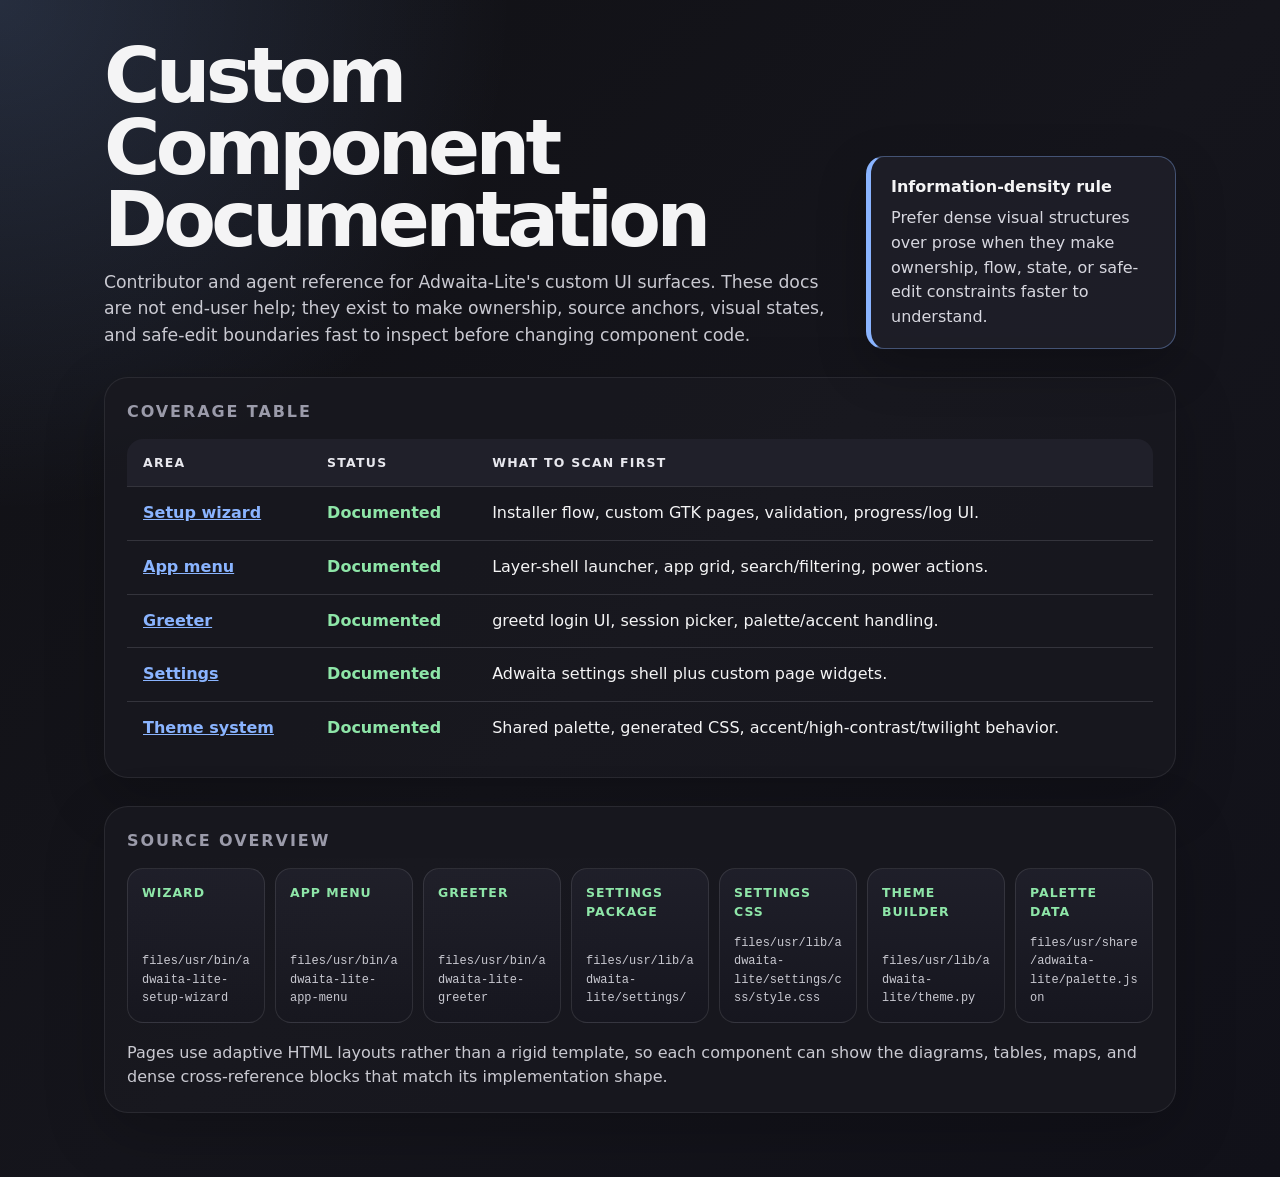
<file: docs/components/index.html>
<!doctype html>
<html lang="en">
<head>
  <meta charset="utf-8">
  <meta name="viewport" content="width=device-width, initial-scale=1">
  <title>Adwaita-Lite Component Documentation</title>
  <style>
    :root {
      color-scheme: dark;
      font-family: Inter, ui-sans-serif, system-ui, -apple-system, BlinkMacSystemFont, "Segoe UI", sans-serif;
      --panel-strong: #20202a;
      --line: #34343c;
      --text: #f4f4f5;
      --muted: #c9c9d1;
      --soft: #9b9baa;
      --link: #8ab4ff;
      --success: #8ee6a8;
    }

    * { box-sizing: border-box; }

    body {
      margin: 0;
      background:
        radial-gradient(circle at top left, rgba(138, 180, 255, 0.18), transparent 32rem),
        linear-gradient(135deg, #101014 0%, #15151c 52%, #111119 100%);
      color: var(--text);
      line-height: 1.55;
    }

    main {
      max-width: 1120px;
      margin: 0 auto;
      padding: 40px 24px 64px;
    }

    a { color: var(--link); }

    header {
      display: grid;
      grid-template-columns: minmax(0, 1fr) minmax(260px, 0.42fr);
      gap: 24px;
      align-items: end;
      margin-bottom: 28px;
    }

    h1 {
      margin: 0 0 12px;
      font-size: clamp(2.2rem, 6vw, 4.8rem);
      letter-spacing: -0.06em;
      line-height: 0.94;
    }

    h2 {
      margin: 0 0 14px;
      font-size: 1rem;
      letter-spacing: 0.12em;
      text-transform: uppercase;
      color: var(--soft);
    }

    .lede {
      color: var(--muted);
      max-width: 760px;
      margin: 0;
      font-size: 1.08rem;
    }

    .density-note {
      border: 1px solid rgba(138, 180, 255, 0.36);
      border-left: 5px solid var(--link);
      border-radius: 18px;
      padding: 18px 20px;
      color: #d7d7df;
      background: rgba(32, 32, 42, 0.82);
      box-shadow: 0 18px 50px rgba(0, 0, 0, 0.24);
    }

    .density-note strong {
      display: block;
      color: var(--text);
      margin-bottom: 6px;
    }

    section {
      margin-top: 28px;
      padding: 22px;
      border: 1px solid rgba(255, 255, 255, 0.08);
      border-radius: 24px;
      background: rgba(25, 25, 32, 0.86);
      box-shadow: 0 20px 60px rgba(0, 0, 0, 0.22);
    }

    table {
      width: 100%;
      border-collapse: collapse;
      overflow: hidden;
      border-radius: 16px;
    }

    th, td {
      border-bottom: 1px solid var(--line);
      padding: 14px 16px;
      text-align: left;
      vertical-align: top;
    }

    th {
      background: var(--panel-strong);
      color: #e8e8ee;
      font-size: 0.78rem;
      letter-spacing: 0.1em;
      text-transform: uppercase;
    }

    tr:last-child td { border-bottom: 0; }

    td:first-child { font-weight: 700; }

    code {
      background: #24242c;
      padding: 2px 6px;
      border-radius: 5px;
      color: #ececf2;
      font-size: 0.92em;
    }

    .status {
      color: var(--success);
      font-weight: 800;
      white-space: nowrap;
    }

    .source-map {
      display: grid;
      grid-template-columns: repeat(7, minmax(0, 1fr));
      gap: 10px;
    }

    .source-card {
      min-height: 132px;
      display: flex;
      flex-direction: column;
      justify-content: space-between;
      gap: 12px;
      padding: 14px;
      border: 1px solid rgba(255, 255, 255, 0.1);
      border-radius: 16px;
      background: linear-gradient(180deg, rgba(32, 32, 42, 0.96), rgba(23, 23, 31, 0.96));
    }

    .source-card b {
      color: var(--success);
      font-size: 0.78rem;
      letter-spacing: 0.08em;
      text-transform: uppercase;
    }

    .source-card code {
      overflow-wrap: anywhere;
      background: transparent;
      padding: 0;
      color: var(--muted);
    }

    .template-note {
      margin: 18px 0 0;
      color: var(--muted);
    }

    @media (max-width: 900px) {
      header { grid-template-columns: 1fr; }
      .source-map { grid-template-columns: repeat(2, minmax(0, 1fr)); }
    }

    @media (max-width: 620px) {
      main { padding: 28px 14px 44px; }
      section { padding: 16px; border-radius: 18px; }
      table, thead, tbody, tr, th, td { display: block; }
      thead { display: none; }
      tr { border-bottom: 1px solid var(--line); padding: 12px 0; }
      tr:last-child { border-bottom: 0; }
      td { border: 0; padding: 4px 0; }
      .source-map { grid-template-columns: 1fr; }
    }
  </style>
</head>
<body>
<main>
  <header>
    <div>
      <h1>Custom Component Documentation</h1>
      <p class="lede">Contributor and agent reference for Adwaita-Lite's custom UI surfaces. These docs are not end-user help; they exist to make ownership, source anchors, visual states, and safe-edit boundaries fast to inspect before changing component code.</p>
    </div>
    <aside class="density-note">
      <strong>Information-density rule</strong>
      Prefer dense visual structures over prose when they make ownership, flow, state, or safe-edit constraints faster to understand.
    </aside>
  </header>

  <section aria-labelledby="coverage-title">
    <h2 id="coverage-title">Coverage Table</h2>
    <table>
      <thead>
        <tr><th>Area</th><th>Status</th><th>What to scan first</th></tr>
      </thead>
      <tbody>
        <tr>
          <td><a href="setup-wizard.html">Setup wizard</a></td>
          <td class="status">Documented</td>
          <td>Installer flow, custom GTK pages, validation, progress/log UI.</td>
        </tr>
        <tr>
          <td><a href="app-menu.html">App menu</a></td>
          <td class="status">Documented</td>
          <td>Layer-shell launcher, app grid, search/filtering, power actions.</td>
        </tr>
        <tr>
          <td><a href="greeter.html">Greeter</a></td>
          <td class="status">Documented</td>
          <td>greetd login UI, session picker, palette/accent handling.</td>
        </tr>
        <tr>
          <td><a href="settings.html">Settings</a></td>
          <td class="status">Documented</td>
          <td>Adwaita settings shell plus custom page widgets.</td>
        </tr>
        <tr>
          <td><a href="theme-system.html">Theme system</a></td>
          <td class="status">Documented</td>
          <td>Shared palette, generated CSS, accent/high-contrast/twilight behavior.</td>
        </tr>
      </tbody>
    </table>
  </section>

  <section aria-labelledby="source-title">
    <h2 id="source-title">Source Overview</h2>
    <div class="source-map" aria-label="Source map for documented custom components">
      <article class="source-card"><b>Wizard</b><code>files/usr/bin/adwaita-lite-setup-wizard</code></article>
      <article class="source-card"><b>App Menu</b><code>files/usr/bin/adwaita-lite-app-menu</code></article>
      <article class="source-card"><b>Greeter</b><code>files/usr/bin/adwaita-lite-greeter</code></article>
      <article class="source-card"><b>Settings package</b><code>files/usr/lib/adwaita-lite/settings/</code></article>
      <article class="source-card"><b>Settings CSS</b><code>files/usr/lib/adwaita-lite/settings/css/style.css</code></article>
      <article class="source-card"><b>Theme builder</b><code>files/usr/lib/adwaita-lite/theme.py</code></article>
      <article class="source-card"><b>Palette data</b><code>files/usr/share/adwaita-lite/palette.json</code></article>
    </div>
    <p class="template-note">Pages use adaptive HTML layouts rather than a rigid template, so each component can show the diagrams, tables, maps, and dense cross-reference blocks that match its implementation shape.</p>
  </section>
</main>
</body>
</html>
</file>
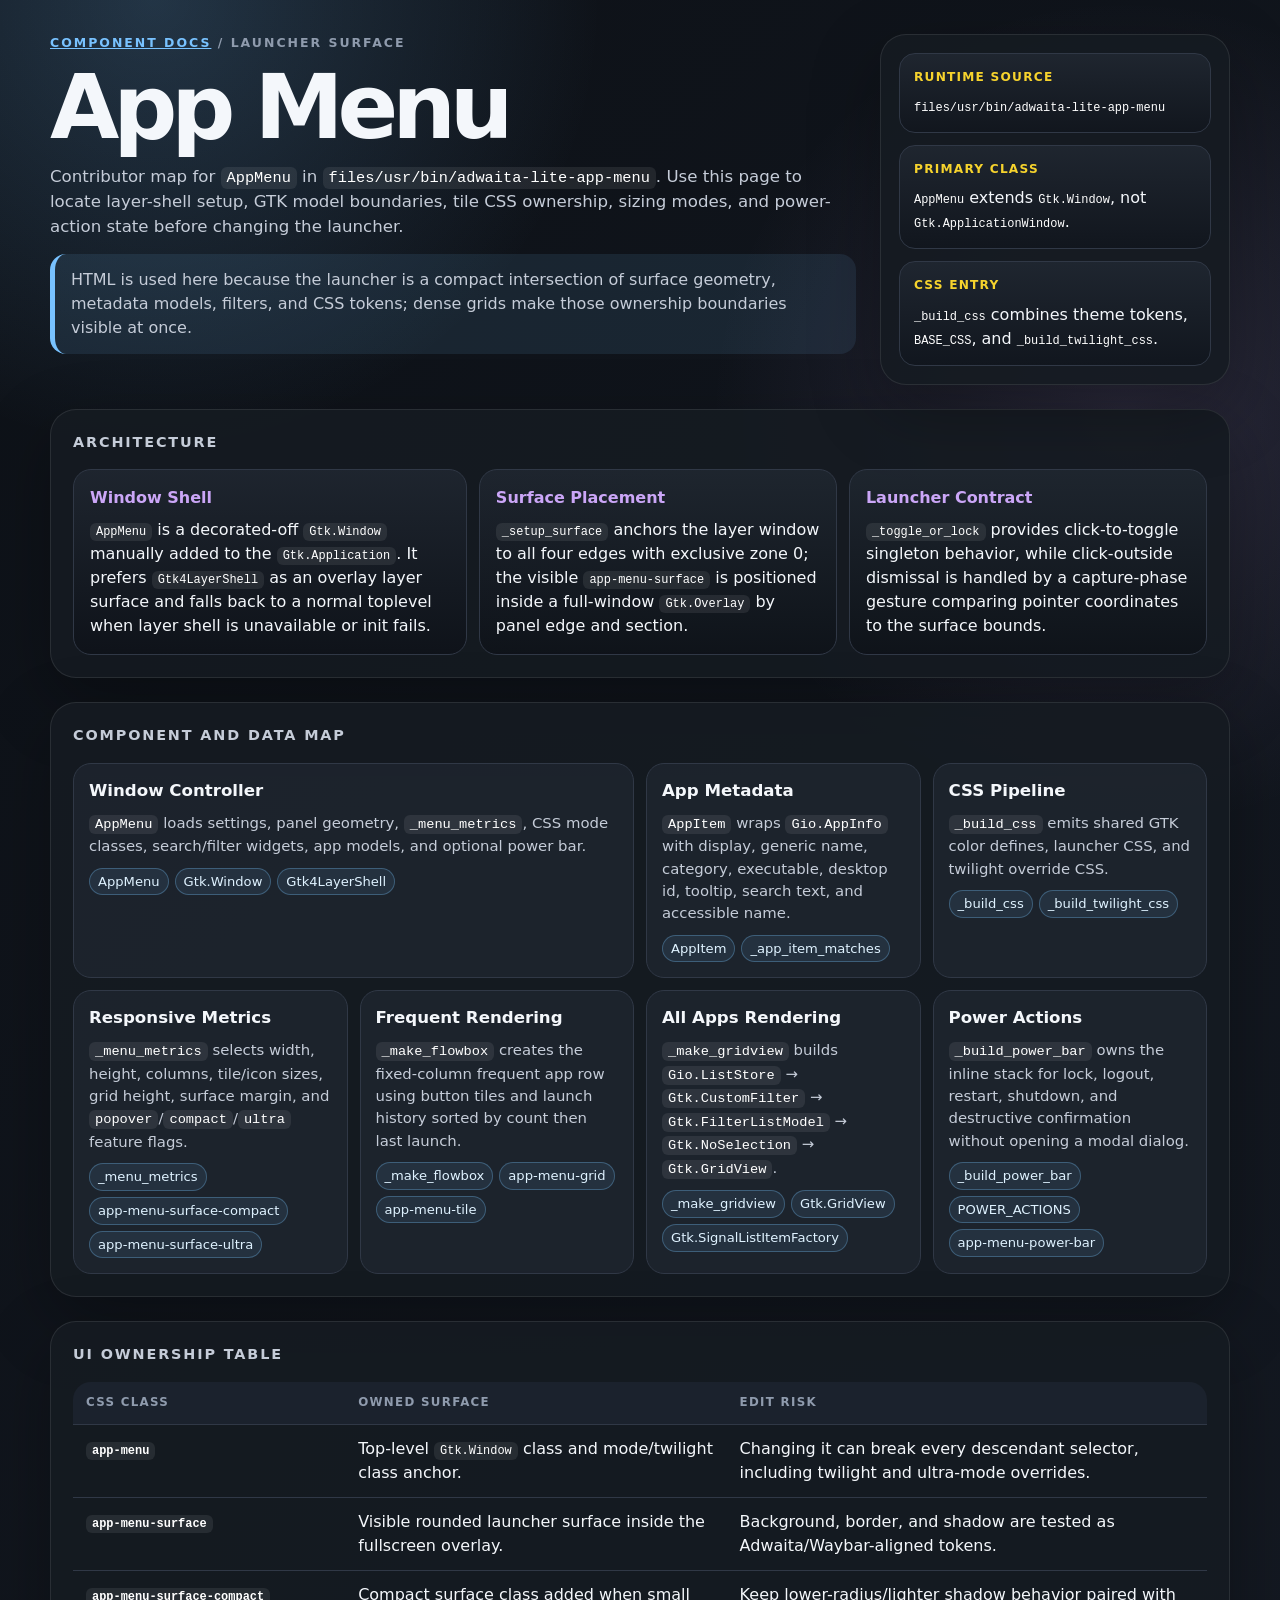
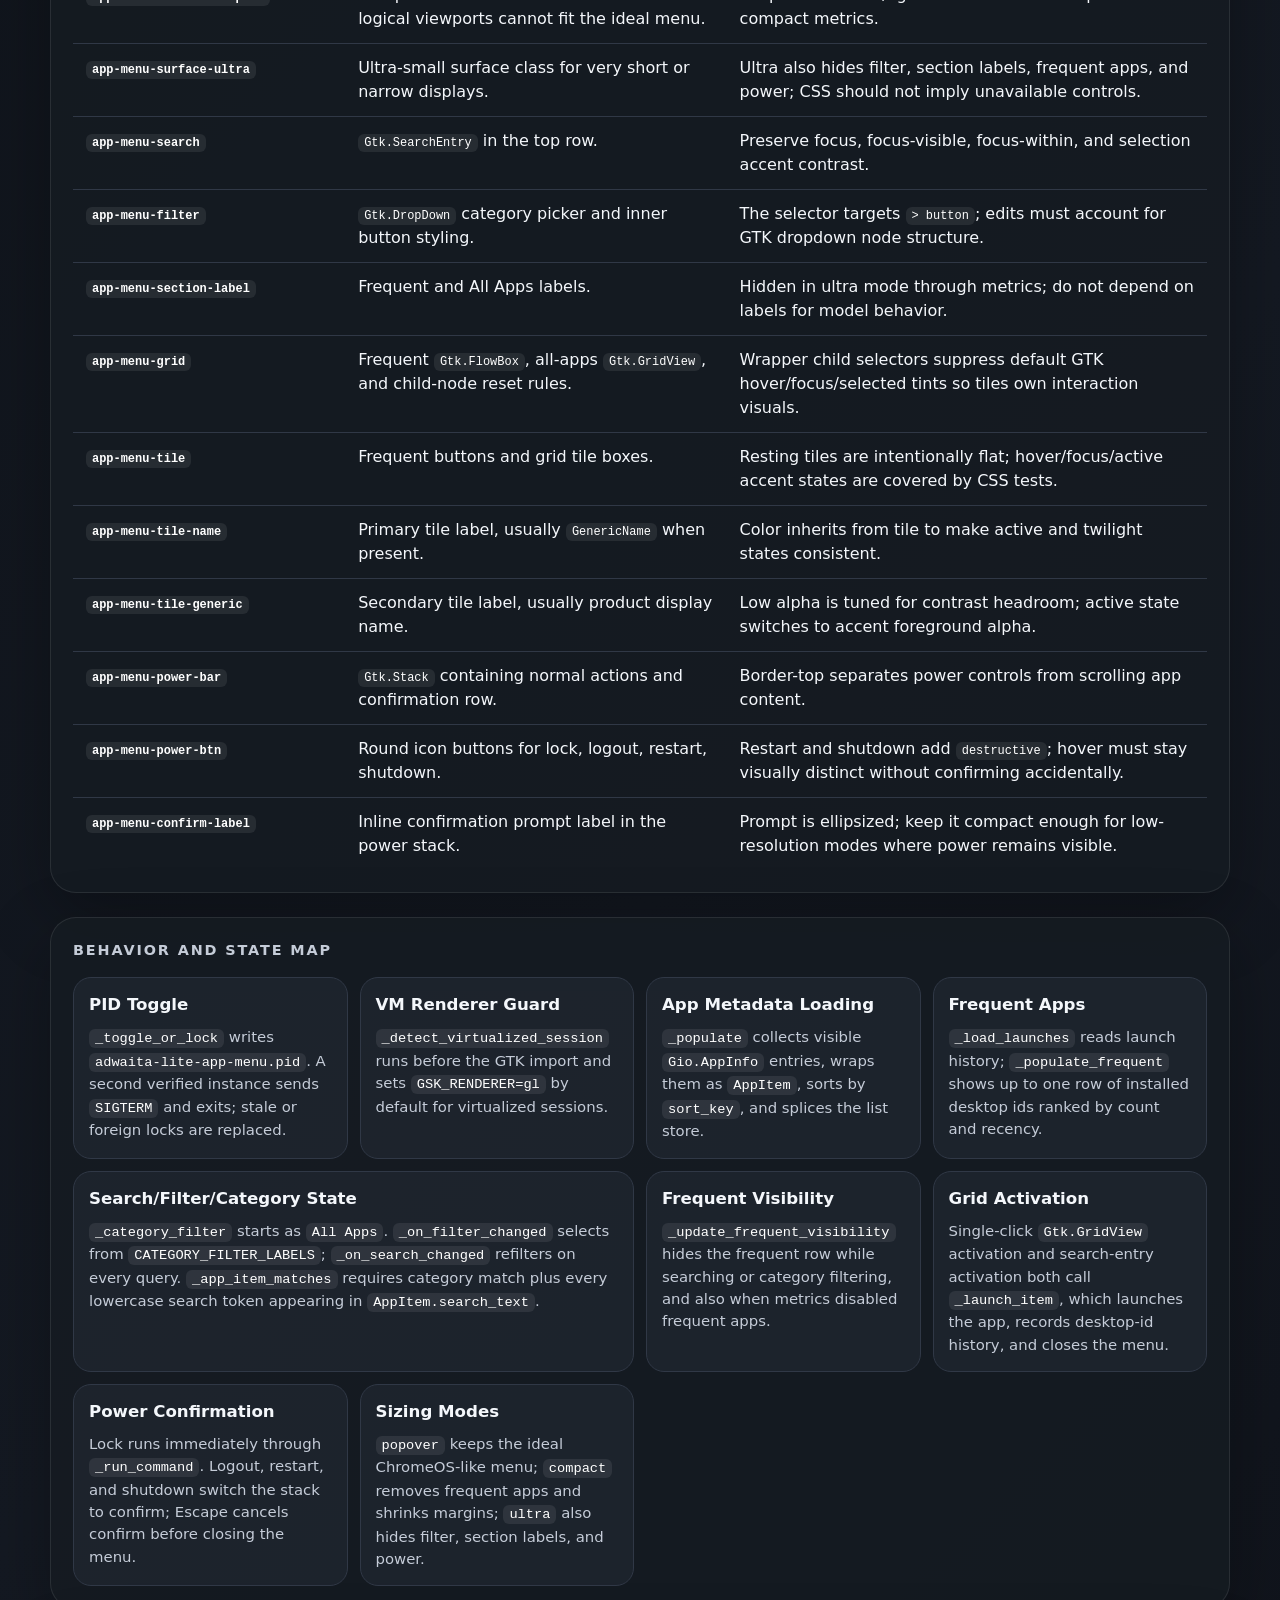
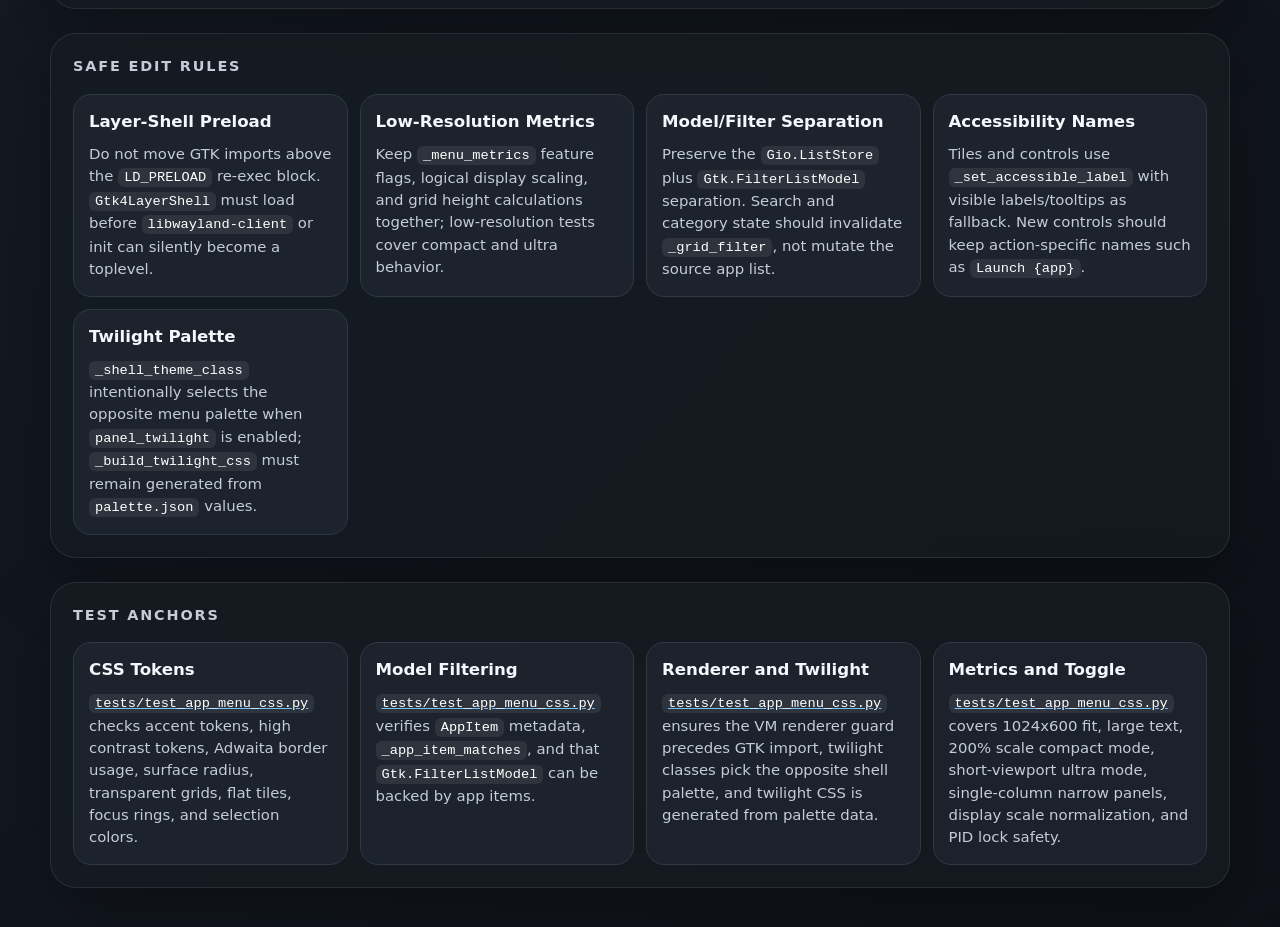
<file: docs/components/app-menu.html>
<!doctype html>
<html lang="en">
<head>
  <meta charset="utf-8">
  <meta name="viewport" content="width=device-width, initial-scale=1">
  <title>App Menu Component Documentation</title>
  <style>
    :root {
      color-scheme: dark;
      font-family: Inter, ui-sans-serif, system-ui, -apple-system, BlinkMacSystemFont, "Segoe UI", sans-serif;
      --bg: #0d1117;
      --panel: #161b22;
      --panel-2: #1f2630;
      --line: #303846;
      --text: #f4f7fb;
      --muted: #c5ccd8;
      --soft: #8f9bad;
      --accent: #78c2ff;
      --accent-2: #cba6f7;
      --warn: #f6d32d;
      --danger: #ff7b72;
      --ok: #57e389;
    }

    * { box-sizing: border-box; }

    body {
      margin: 0;
      background:
        radial-gradient(circle at 12% 0%, rgba(120, 194, 255, 0.2), transparent 28rem),
        radial-gradient(circle at 88% 10%, rgba(203, 166, 247, 0.14), transparent 26rem),
        linear-gradient(135deg, #0d1117 0%, #141922 58%, #0e1118 100%);
      color: var(--text);
      line-height: 1.5;
    }

    main {
      width: min(1180px, calc(100% - 40px));
      margin: 0 auto;
      padding: 34px 0 64px;
    }

    a { color: var(--accent); }

    code {
      padding: 2px 6px;
      border-radius: 6px;
      background: rgba(255, 255, 255, 0.08);
      color: #ffffff;
      font-size: 0.92em;
    }

    header {
      display: grid;
      grid-template-columns: minmax(0, 1fr) 350px;
      gap: 24px;
      align-items: stretch;
      margin-bottom: 24px;
    }

    .eyebrow {
      margin: 0 0 14px;
      color: var(--soft);
      font-size: 0.78rem;
      font-weight: 800;
      letter-spacing: 0.16em;
      text-transform: uppercase;
    }

    h1 {
      margin: 0;
      font-size: clamp(2.5rem, 7vw, 5.6rem);
      line-height: 0.9;
      letter-spacing: -0.068em;
    }

    h2 {
      margin: 0 0 16px;
      color: var(--muted);
      font-size: 0.9rem;
      letter-spacing: 0.13em;
      text-transform: uppercase;
    }

    h3 {
      margin: 0 0 8px;
      font-size: 1.04rem;
    }

    p { margin: 0; }

    .lede {
      max-width: 800px;
      margin-top: 18px;
      color: var(--muted);
      font-size: 1.04rem;
    }

    .source-map,
    section {
      border: 1px solid rgba(255, 255, 255, 0.09);
      border-radius: 26px;
      background: rgba(22, 27, 34, 0.9);
      box-shadow: 0 24px 70px rgba(0, 0, 0, 0.28);
    }

    .source-map {
      display: grid;
      gap: 12px;
      padding: 18px;
      align-content: start;
    }

    .source-card {
      padding: 14px;
      border: 1px solid var(--line);
      border-radius: 16px;
      background: linear-gradient(180deg, rgba(31, 38, 48, 0.96), rgba(17, 22, 30, 0.96));
    }

    .source-card b {
      display: block;
      margin-bottom: 8px;
      color: var(--warn);
      font-size: 0.76rem;
      letter-spacing: 0.1em;
      text-transform: uppercase;
    }

    .source-card code {
      display: inline;
      overflow-wrap: anywhere;
      background: transparent;
      padding: 0;
    }

    section { margin-top: 24px; padding: 22px; }

    .component-grid,
    .state-map,
    .safe-edit,
    .test-grid {
      display: grid;
      grid-template-columns: repeat(4, minmax(0, 1fr));
      gap: 12px;
    }

    .component-card,
    .state-card,
    .safe-card,
    .test-card {
      padding: 15px;
      border: 1px solid var(--line);
      border-radius: 18px;
      background: rgba(31, 38, 48, 0.78);
    }

    .component-card p,
    .state-card p,
    .safe-card p,
    .test-card p { color: var(--muted); font-size: 0.93rem; }

    .component-card.wide,
    .state-card.wide { grid-column: span 2; }

    .chips {
      display: flex;
      flex-wrap: wrap;
      gap: 6px;
      margin-top: 10px;
    }

    .chip {
      border: 1px solid rgba(120, 194, 255, 0.3);
      border-radius: 999px;
      padding: 3px 8px;
      color: #dff2ff;
      background: rgba(120, 194, 255, 0.09);
      font-size: 0.82rem;
      white-space: nowrap;
    }

    table {
      width: 100%;
      border-collapse: collapse;
      overflow: hidden;
      border-radius: 18px;
    }

    th, td {
      padding: 12px 13px;
      border-bottom: 1px solid var(--line);
      text-align: left;
      vertical-align: top;
    }

    th {
      background: #1b222d;
      color: var(--soft);
      font-size: 0.74rem;
      letter-spacing: 0.11em;
      text-transform: uppercase;
    }

    tr:last-child td { border-bottom: 0; }

    td:first-child { width: 24%; font-weight: 800; }

    .density-note {
      margin-top: 14px;
      padding: 14px 16px;
      border-left: 5px solid var(--accent);
      border-radius: 16px;
      background: rgba(120, 194, 255, 0.1);
      color: var(--muted);
    }

    .arch-strip {
      display: grid;
      grid-template-columns: 1.1fr 1fr 1fr;
      gap: 12px;
    }

    .arch-node {
      min-height: 132px;
      padding: 16px;
      border: 1px solid var(--line);
      border-radius: 18px;
      background: linear-gradient(180deg, rgba(31, 38, 48, 0.9), rgba(14, 18, 25, 0.9));
    }

    .arch-node strong {
      display: block;
      margin-bottom: 8px;
      color: var(--accent-2);
    }

    @media (max-width: 1060px) {
      header { grid-template-columns: 1fr; }
      .component-grid, .state-map, .safe-edit, .test-grid { grid-template-columns: repeat(2, minmax(0, 1fr)); }
      .arch-strip { grid-template-columns: 1fr; }
    }

    @media (max-width: 680px) {
      main { width: min(100% - 24px, 1180px); padding-top: 24px; }
      section { padding: 16px; border-radius: 20px; }
      .component-grid, .state-map, .safe-edit, .test-grid { grid-template-columns: 1fr; }
      .component-card.wide, .state-card.wide { grid-column: span 1; }
      table, thead, tbody, tr, th, td { display: block; }
      thead tr { padding: 0; }
      th { border-bottom: 1px solid rgba(255, 255, 255, 0.16); }
      tr { padding: 12px 0; border-bottom: 1px solid var(--line); }
      td { width: 100%; padding: 5px 0; border: 0; }
      td:first-child { width: 100%; }
    }
  </style>
</head>
<body>
<main>
  <header>
    <div>
      <p class="eyebrow"><a href="index.html">Component docs</a> / launcher surface</p>
      <h1>App Menu</h1>
      <p class="lede">Contributor map for <code>AppMenu</code> in <code>files/usr/bin/adwaita-lite-app-menu</code>. Use this page to locate layer-shell setup, GTK model boundaries, tile CSS ownership, sizing modes, and power-action state before changing the launcher.</p>
      <p class="density-note">HTML is used here because the launcher is a compact intersection of surface geometry, metadata models, filters, and CSS tokens; dense grids make those ownership boundaries visible at once.</p>
    </div>
    <aside class="source-map" aria-label="Source anchors">
      <div class="source-card"><b>Runtime source</b><code>files/usr/bin/adwaita-lite-app-menu</code></div>
      <div class="source-card"><b>Primary class</b><code>AppMenu</code> extends <code>Gtk.Window</code>, not <code>Gtk.ApplicationWindow</code>.</div>
      <div class="source-card"><b>CSS entry</b><code>_build_css</code> combines theme tokens, <code>BASE_CSS</code>, and <code>_build_twilight_css</code>.</div>
    </aside>
  </header>

  <section aria-labelledby="architecture-title">
    <h2 id="architecture-title">Architecture</h2>
    <div class="arch-strip">
      <article class="arch-node"><strong>Window Shell</strong><p><code>AppMenu</code> is a decorated-off <code>Gtk.Window</code> manually added to the <code>Gtk.Application</code>. It prefers <code>Gtk4LayerShell</code> as an overlay layer surface and falls back to a normal toplevel when layer shell is unavailable or init fails.</p></article>
      <article class="arch-node"><strong>Surface Placement</strong><p><code>_setup_surface</code> anchors the layer window to all four edges with exclusive zone 0; the visible <code>app-menu-surface</code> is positioned inside a full-window <code>Gtk.Overlay</code> by panel edge and section.</p></article>
      <article class="arch-node"><strong>Launcher Contract</strong><p><code>_toggle_or_lock</code> provides click-to-toggle singleton behavior, while click-outside dismissal is handled by a capture-phase gesture comparing pointer coordinates to the surface bounds.</p></article>
    </div>
  </section>

  <section aria-labelledby="components-title">
    <h2 id="components-title">Component and Data Map</h2>
    <div class="component-grid">
      <article class="component-card wide"><h3>Window Controller</h3><p><code>AppMenu</code> loads settings, panel geometry, <code>_menu_metrics</code>, CSS mode classes, search/filter widgets, app models, and optional power bar.</p><div class="chips"><span class="chip">AppMenu</span><span class="chip">Gtk.Window</span><span class="chip">Gtk4LayerShell</span></div></article>
      <article class="component-card"><h3>App Metadata</h3><p><code>AppItem</code> wraps <code>Gio.AppInfo</code> with display, generic name, category, executable, desktop id, tooltip, search text, and accessible name.</p><div class="chips"><span class="chip">AppItem</span><span class="chip">_app_item_matches</span></div></article>
      <article class="component-card"><h3>CSS Pipeline</h3><p><code>_build_css</code> emits shared GTK color defines, launcher CSS, and twilight override CSS.</p><div class="chips"><span class="chip">_build_css</span><span class="chip">_build_twilight_css</span></div></article>
      <article class="component-card"><h3>Responsive Metrics</h3><p><code>_menu_metrics</code> selects width, height, columns, tile/icon sizes, grid height, surface margin, and <code>popover</code>/<code>compact</code>/<code>ultra</code> feature flags.</p><div class="chips"><span class="chip">_menu_metrics</span><span class="chip">app-menu-surface-compact</span><span class="chip">app-menu-surface-ultra</span></div></article>
      <article class="component-card"><h3>Frequent Rendering</h3><p><code>_make_flowbox</code> creates the fixed-column frequent app row using button tiles and launch history sorted by count then last launch.</p><div class="chips"><span class="chip">_make_flowbox</span><span class="chip">app-menu-grid</span><span class="chip">app-menu-tile</span></div></article>
      <article class="component-card"><h3>All Apps Rendering</h3><p><code>_make_gridview</code> builds <code>Gio.ListStore</code> → <code>Gtk.CustomFilter</code> → <code>Gtk.FilterListModel</code> → <code>Gtk.NoSelection</code> → <code>Gtk.GridView</code>.</p><div class="chips"><span class="chip">_make_gridview</span><span class="chip">Gtk.GridView</span><span class="chip">Gtk.SignalListItemFactory</span></div></article>
      <article class="component-card"><h3>Power Actions</h3><p><code>_build_power_bar</code> owns the inline stack for lock, logout, restart, shutdown, and destructive confirmation without opening a modal dialog.</p><div class="chips"><span class="chip">_build_power_bar</span><span class="chip">POWER_ACTIONS</span><span class="chip">app-menu-power-bar</span></div></article>
    </div>
  </section>

  <section aria-labelledby="css-title">
    <h2 id="css-title">UI Ownership Table</h2>
    <table>
      <thead><tr><th>CSS class</th><th>Owned surface</th><th>Edit risk</th></tr></thead>
      <tbody>
        <tr><td><code>app-menu</code></td><td>Top-level <code>Gtk.Window</code> class and mode/twilight class anchor.</td><td>Changing it can break every descendant selector, including twilight and ultra-mode overrides.</td></tr>
        <tr><td><code>app-menu-surface</code></td><td>Visible rounded launcher surface inside the fullscreen overlay.</td><td>Background, border, and shadow are tested as Adwaita/Waybar-aligned tokens.</td></tr>
        <tr><td><code>app-menu-surface-compact</code></td><td>Compact surface class added when small logical viewports cannot fit the ideal menu.</td><td>Keep lower-radius/lighter shadow behavior paired with compact metrics.</td></tr>
        <tr><td><code>app-menu-surface-ultra</code></td><td>Ultra-small surface class for very short or narrow displays.</td><td>Ultra also hides filter, section labels, frequent apps, and power; CSS should not imply unavailable controls.</td></tr>
        <tr><td><code>app-menu-search</code></td><td><code>Gtk.SearchEntry</code> in the top row.</td><td>Preserve focus, focus-visible, focus-within, and selection accent contrast.</td></tr>
        <tr><td><code>app-menu-filter</code></td><td><code>Gtk.DropDown</code> category picker and inner button styling.</td><td>The selector targets <code>&gt; button</code>; edits must account for GTK dropdown node structure.</td></tr>
        <tr><td><code>app-menu-section-label</code></td><td>Frequent and All Apps labels.</td><td>Hidden in ultra mode through metrics; do not depend on labels for model behavior.</td></tr>
        <tr><td><code>app-menu-grid</code></td><td>Frequent <code>Gtk.FlowBox</code>, all-apps <code>Gtk.GridView</code>, and child-node reset rules.</td><td>Wrapper child selectors suppress default GTK hover/focus/selected tints so tiles own interaction visuals.</td></tr>
        <tr><td><code>app-menu-tile</code></td><td>Frequent buttons and grid tile boxes.</td><td>Resting tiles are intentionally flat; hover/focus/active accent states are covered by CSS tests.</td></tr>
        <tr><td><code>app-menu-tile-name</code></td><td>Primary tile label, usually <code>GenericName</code> when present.</td><td>Color inherits from tile to make active and twilight states consistent.</td></tr>
        <tr><td><code>app-menu-tile-generic</code></td><td>Secondary tile label, usually product display name.</td><td>Low alpha is tuned for contrast headroom; active state switches to accent foreground alpha.</td></tr>
        <tr><td><code>app-menu-power-bar</code></td><td><code>Gtk.Stack</code> containing normal actions and confirmation row.</td><td>Border-top separates power controls from scrolling app content.</td></tr>
        <tr><td><code>app-menu-power-btn</code></td><td>Round icon buttons for lock, logout, restart, shutdown.</td><td>Restart and shutdown add <code>destructive</code>; hover must stay visually distinct without confirming accidentally.</td></tr>
        <tr><td><code>app-menu-confirm-label</code></td><td>Inline confirmation prompt label in the power stack.</td><td>Prompt is ellipsized; keep it compact enough for low-resolution modes where power remains visible.</td></tr>
      </tbody>
    </table>
  </section>

  <section aria-labelledby="behavior-title">
    <h2 id="behavior-title">Behavior and State Map</h2>
    <div class="state-map">
      <article class="state-card"><h3>PID Toggle</h3><p><code>_toggle_or_lock</code> writes <code>adwaita-lite-app-menu.pid</code>. A second verified instance sends <code>SIGTERM</code> and exits; stale or foreign locks are replaced.</p></article>
      <article class="state-card"><h3>VM Renderer Guard</h3><p><code>_detect_virtualized_session</code> runs before the GTK import and sets <code>GSK_RENDERER=gl</code> by default for virtualized sessions.</p></article>
      <article class="state-card"><h3>App Metadata Loading</h3><p><code>_populate</code> collects visible <code>Gio.AppInfo</code> entries, wraps them as <code>AppItem</code>, sorts by <code>sort_key</code>, and splices the list store.</p></article>
      <article class="state-card"><h3>Frequent Apps</h3><p><code>_load_launches</code> reads launch history; <code>_populate_frequent</code> shows up to one row of installed desktop ids ranked by count and recency.</p></article>
      <article class="state-card wide"><h3>Search/Filter/Category State</h3><p><code>_category_filter</code> starts as <code>All Apps</code>. <code>_on_filter_changed</code> selects from <code>CATEGORY_FILTER_LABELS</code>; <code>_on_search_changed</code> refilters on every query. <code>_app_item_matches</code> requires category match plus every lowercase search token appearing in <code>AppItem.search_text</code>.</p></article>
      <article class="state-card"><h3>Frequent Visibility</h3><p><code>_update_frequent_visibility</code> hides the frequent row while searching or category filtering, and also when metrics disabled frequent apps.</p></article>
      <article class="state-card"><h3>Grid Activation</h3><p>Single-click <code>Gtk.GridView</code> activation and search-entry activation both call <code>_launch_item</code>, which launches the app, records desktop-id history, and closes the menu.</p></article>
      <article class="state-card"><h3>Power Confirmation</h3><p>Lock runs immediately through <code>_run_command</code>. Logout, restart, and shutdown switch the stack to confirm; Escape cancels confirm before closing the menu.</p></article>
      <article class="state-card"><h3>Sizing Modes</h3><p><code>popover</code> keeps the ideal ChromeOS-like menu; <code>compact</code> removes frequent apps and shrinks margins; <code>ultra</code> also hides filter, section labels, and power.</p></article>
    </div>
  </section>

  <section aria-labelledby="safe-title">
    <h2 id="safe-title">Safe Edit Rules</h2>
    <div class="safe-edit">
      <article class="safe-card"><h3>Layer-Shell Preload</h3><p>Do not move GTK imports above the <code>LD_PRELOAD</code> re-exec block. <code>Gtk4LayerShell</code> must load before <code>libwayland-client</code> or init can silently become a toplevel.</p></article>
      <article class="safe-card"><h3>Low-Resolution Metrics</h3><p>Keep <code>_menu_metrics</code> feature flags, logical display scaling, and grid height calculations together; low-resolution tests cover compact and ultra behavior.</p></article>
      <article class="safe-card"><h3>Model/Filter Separation</h3><p>Preserve the <code>Gio.ListStore</code> plus <code>Gtk.FilterListModel</code> separation. Search and category state should invalidate <code>_grid_filter</code>, not mutate the source app list.</p></article>
      <article class="safe-card"><h3>Accessibility Names</h3><p>Tiles and controls use <code>_set_accessible_label</code> with visible labels/tooltips as fallback. New controls should keep action-specific names such as <code>Launch {app}</code>.</p></article>
      <article class="safe-card"><h3>Twilight Palette</h3><p><code>_shell_theme_class</code> intentionally selects the opposite menu palette when <code>panel_twilight</code> is enabled; <code>_build_twilight_css</code> must remain generated from <code>palette.json</code> values.</p></article>
    </div>
  </section>

  <section aria-labelledby="tests-title">
    <h2 id="tests-title">Test Anchors</h2>
    <div class="test-grid">
      <article class="test-card"><h3>CSS Tokens</h3><p><a href="../../tests/test_app_menu_css.py"><code>tests/test_app_menu_css.py</code></a> checks accent tokens, high contrast tokens, Adwaita border usage, surface radius, transparent grids, flat tiles, focus rings, and selection colors.</p></article>
      <article class="test-card"><h3>Model Filtering</h3><p><a href="../../tests/test_app_menu_css.py"><code>tests/test_app_menu_css.py</code></a> verifies <code>AppItem</code> metadata, <code>_app_item_matches</code>, and that <code>Gtk.FilterListModel</code> can be backed by app items.</p></article>
      <article class="test-card"><h3>Renderer and Twilight</h3><p><a href="../../tests/test_app_menu_css.py"><code>tests/test_app_menu_css.py</code></a> ensures the VM renderer guard precedes GTK import, twilight classes pick the opposite shell palette, and twilight CSS is generated from palette data.</p></article>
      <article class="test-card"><h3>Metrics and Toggle</h3><p><a href="../../tests/test_app_menu_css.py"><code>tests/test_app_menu_css.py</code></a> covers 1024x600 fit, large text, 200% scale compact mode, short-viewport ultra mode, single-column narrow panels, display scale normalization, and PID lock safety.</p></article>
    </div>
  </section>
</main>
</body>
</html>
</file>
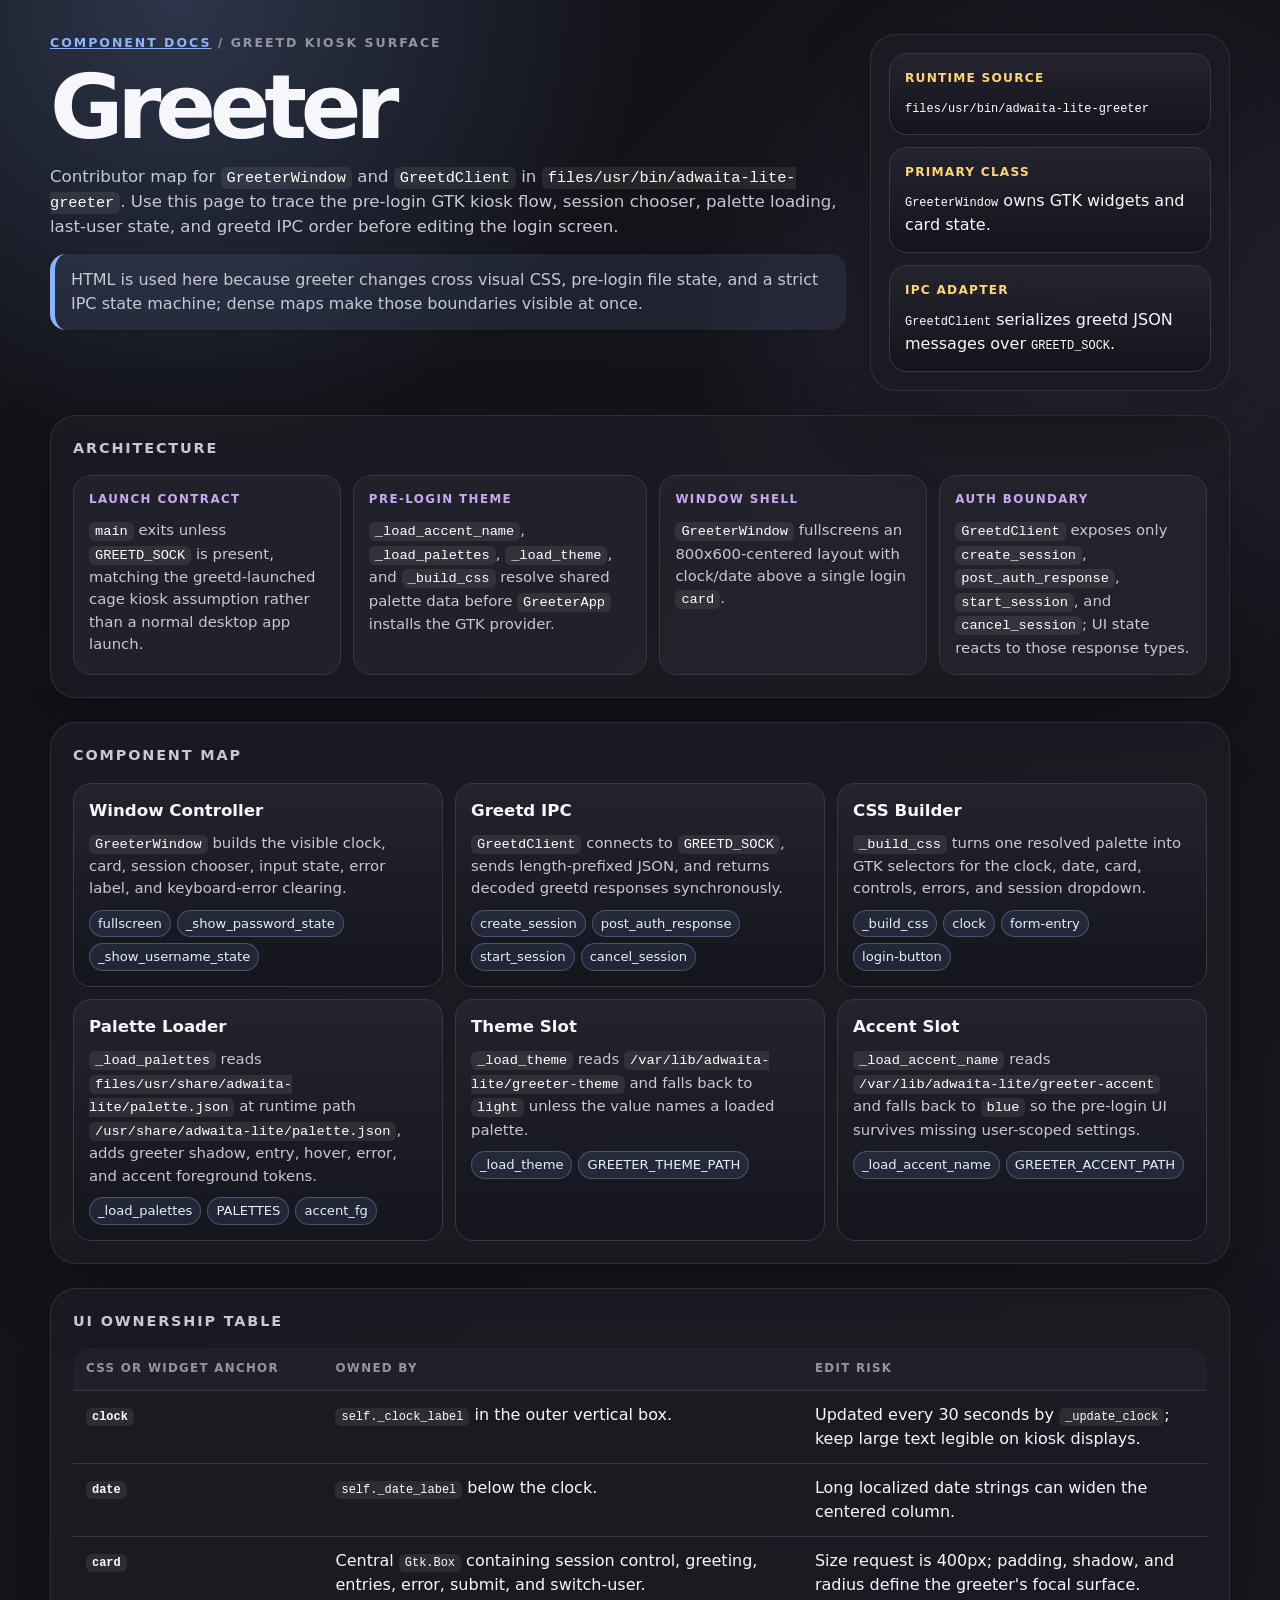
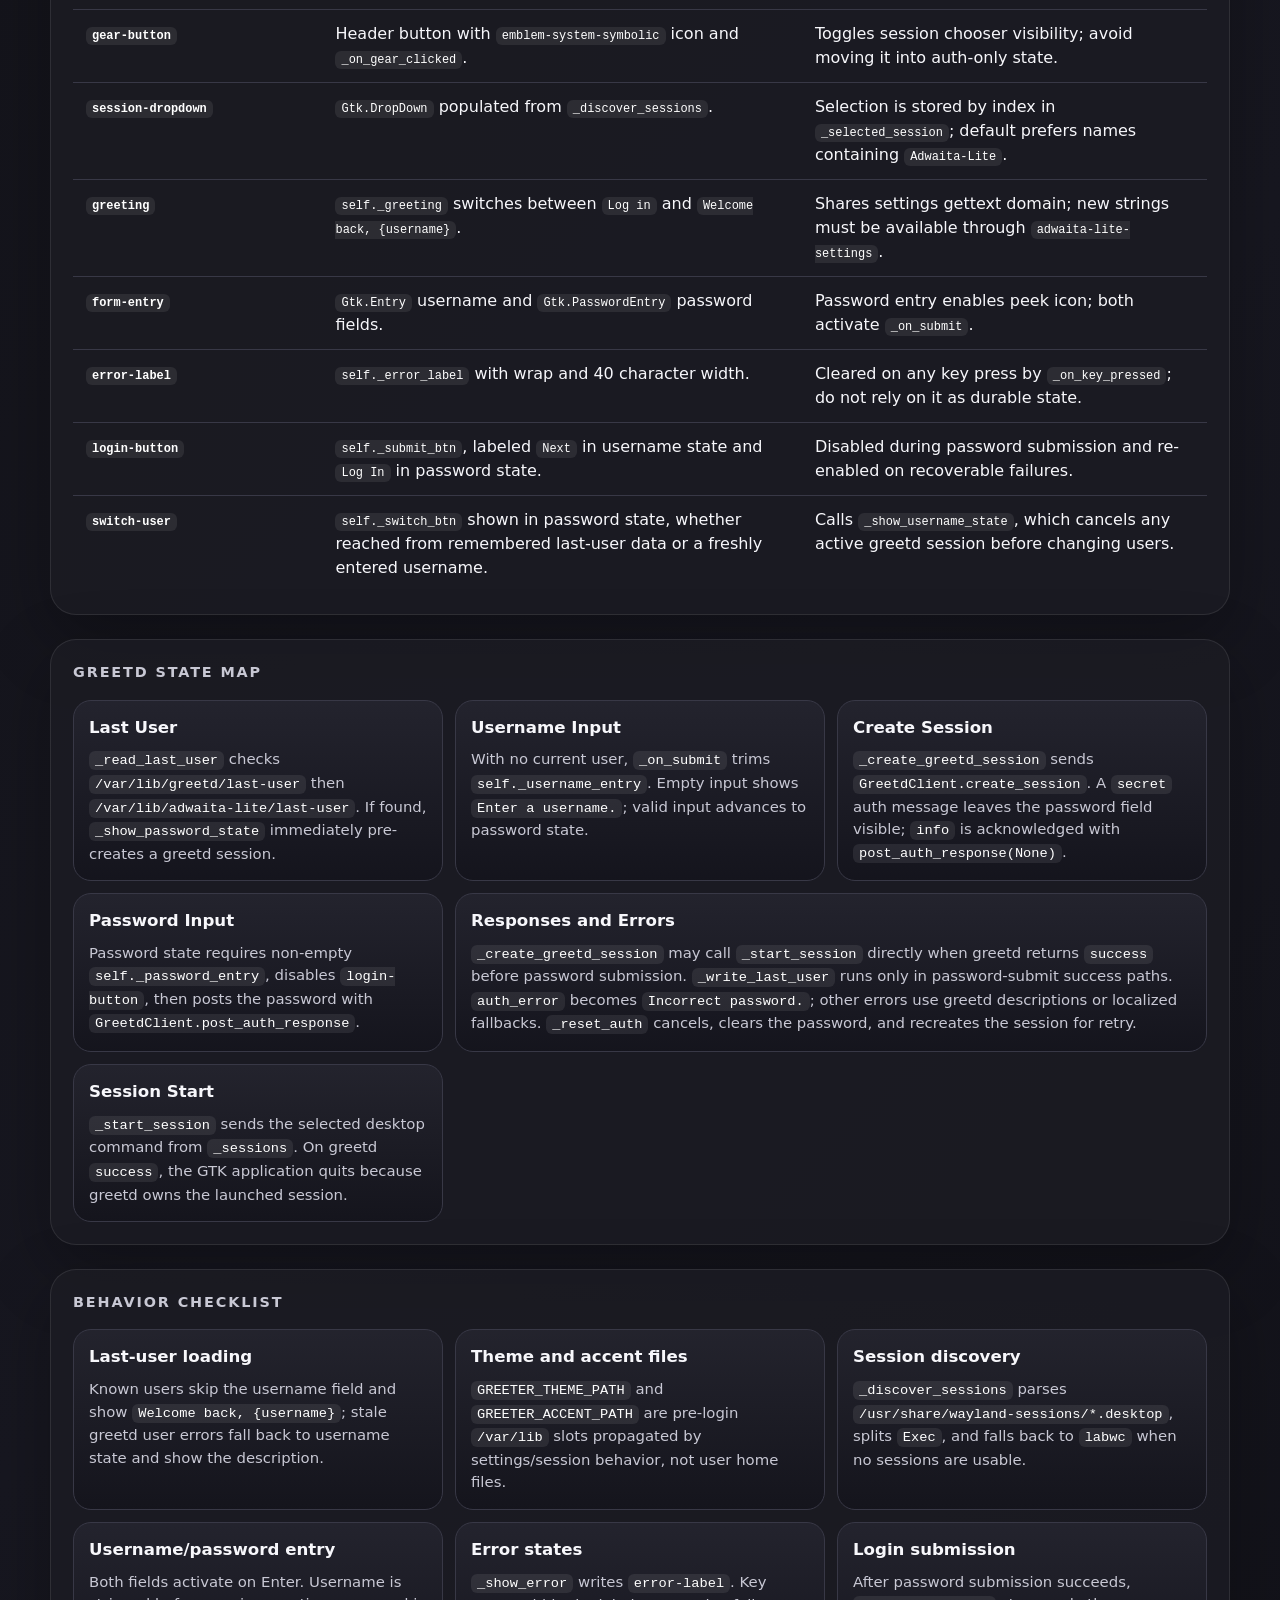
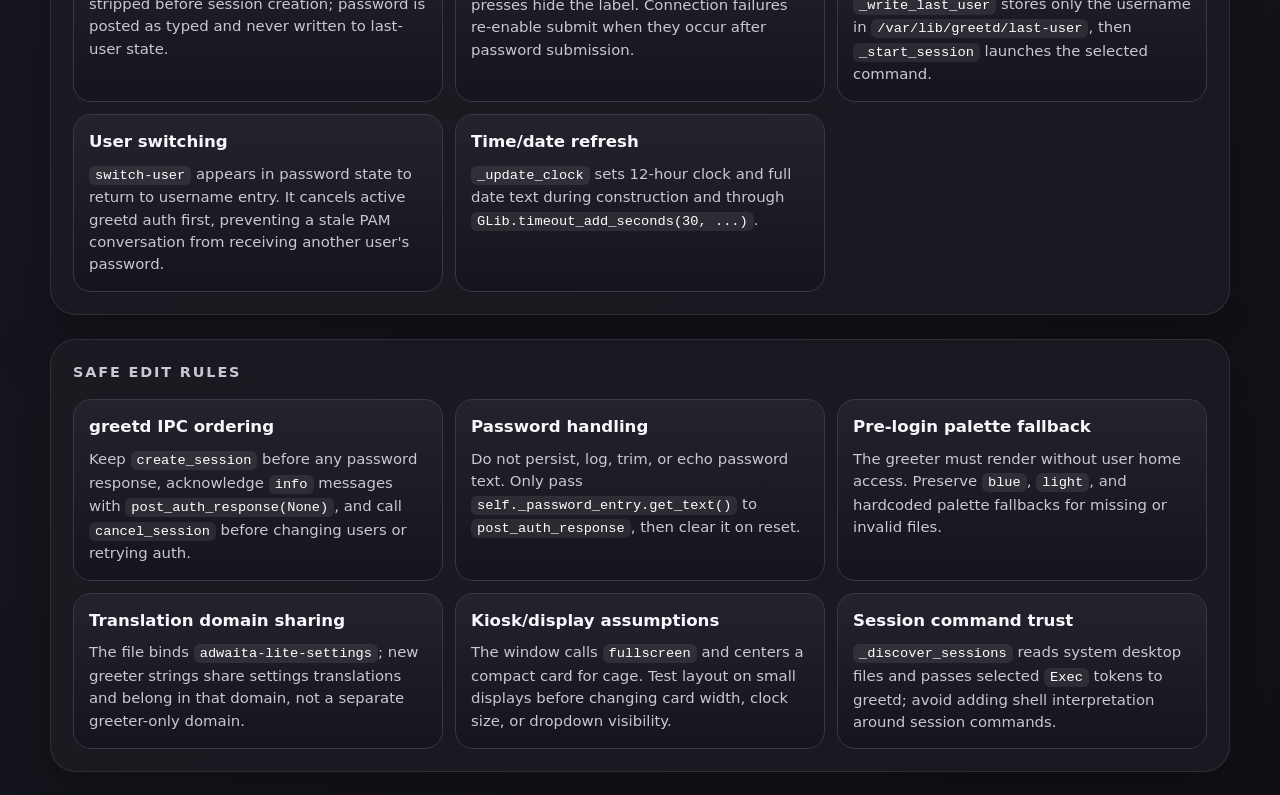
<file: docs/components/greeter.html>
<!doctype html>
<html lang="en">
<head>
  <meta charset="utf-8">
  <meta name="viewport" content="width=device-width, initial-scale=1">
  <title>Greeter Component Documentation</title>
  <style>
    :root {
      color-scheme: dark;
      font-family: Inter, ui-sans-serif, system-ui, -apple-system, BlinkMacSystemFont, "Segoe UI", sans-serif;
      --bg: #111116;
      --panel: #1b1b23;
      --panel-2: #24242e;
      --line: #383846;
      --text: #f7f7fb;
      --muted: #c8c8d4;
      --soft: #9494a3;
      --accent: #8ab4ff;
      --accent-2: #cba6f7;
      --warn: #ffd479;
      --danger: #ff7b7b;
      --ok: #57e389;
    }

    * { box-sizing: border-box; }

    body {
      margin: 0;
      background:
        radial-gradient(circle at 14% 0%, rgba(138, 180, 255, 0.22), transparent 29rem),
        radial-gradient(circle at 84% 8%, rgba(203, 166, 247, 0.14), transparent 24rem),
        linear-gradient(135deg, #111116 0%, #171720 58%, #101016 100%);
      color: var(--text);
      line-height: 1.5;
    }

    main {
      width: min(1180px, calc(100% - 40px));
      margin: 0 auto;
      padding: 34px 0 64px;
    }

    a { color: var(--accent); }

    code {
      padding: 2px 6px;
      border-radius: 6px;
      background: rgba(255, 255, 255, 0.08);
      color: #ffffff;
      font-size: 0.92em;
    }

    header {
      display: grid;
      grid-template-columns: minmax(0, 1fr) 360px;
      gap: 24px;
      align-items: stretch;
      margin-bottom: 24px;
    }

    .eyebrow {
      margin: 0 0 14px;
      color: var(--soft);
      font-size: 0.78rem;
      font-weight: 800;
      letter-spacing: 0.16em;
      text-transform: uppercase;
    }

    h1 {
      margin: 0;
      font-size: clamp(2.6rem, 7vw, 5.8rem);
      line-height: 0.9;
      letter-spacing: -0.07em;
    }

    h2 {
      margin: 0 0 16px;
      color: var(--muted);
      font-size: 0.9rem;
      letter-spacing: 0.13em;
      text-transform: uppercase;
    }

    h3 { margin: 0 0 8px; font-size: 1.04rem; }
    p { margin: 0; }

    .lede {
      max-width: 810px;
      margin-top: 18px;
      color: var(--muted);
      font-size: 1.04rem;
    }

    .source-map,
    section {
      border: 1px solid rgba(255, 255, 255, 0.09);
      border-radius: 26px;
      background: rgba(27, 27, 35, 0.9);
      box-shadow: 0 24px 70px rgba(0, 0, 0, 0.28);
    }

    .source-map {
      display: grid;
      gap: 12px;
      padding: 18px;
      align-content: start;
    }

    .source-card,
    .component-card,
    .state-card,
    .safe-card,
    .behavior-card {
      padding: 15px;
      border: 1px solid var(--line);
      border-radius: 18px;
      background: linear-gradient(180deg, rgba(36, 36, 46, 0.92), rgba(20, 20, 28, 0.92));
    }

    .source-card b {
      display: block;
      margin-bottom: 8px;
      color: var(--warn);
      font-size: 0.76rem;
      letter-spacing: 0.1em;
      text-transform: uppercase;
    }

    .source-card code {
      display: inline;
      overflow-wrap: anywhere;
      background: transparent;
      padding: 0;
    }

    section { margin-top: 24px; padding: 22px; }

    .arch-strip {
      display: grid;
      grid-template-columns: 1fr 1.1fr 1fr 1fr;
      gap: 12px;
    }

    .arch-card {
      min-height: 150px;
      padding: 15px;
      border: 1px solid var(--line);
      border-radius: 18px;
      background: rgba(36, 36, 46, 0.78);
    }

    .arch-card b {
      display: block;
      margin-bottom: 10px;
      color: var(--accent-2);
      font-size: 0.74rem;
      letter-spacing: 0.12em;
      text-transform: uppercase;
    }

    .component-grid,
    .state-map,
    .safe-edit,
    .behavior-grid {
      display: grid;
      grid-template-columns: repeat(3, minmax(0, 1fr));
      gap: 12px;
    }

    .component-card p,
    .state-card p,
    .safe-card p,
    .behavior-card p,
    .arch-card p { color: var(--muted); font-size: 0.93rem; }

    .state-card.wide { grid-column: span 2; }

    .chips {
      display: flex;
      flex-wrap: wrap;
      gap: 6px;
      margin-top: 10px;
    }

    .chip {
      border: 1px solid rgba(138, 180, 255, 0.32);
      border-radius: 999px;
      padding: 3px 8px;
      color: #e4efff;
      background: rgba(138, 180, 255, 0.1);
      font-size: 0.82rem;
      white-space: nowrap;
    }

    table {
      width: 100%;
      border-collapse: collapse;
      overflow: hidden;
      border-radius: 18px;
    }

    th, td {
      padding: 12px 13px;
      border-bottom: 1px solid var(--line);
      text-align: left;
      vertical-align: top;
    }

    th {
      background: #20202a;
      color: var(--soft);
      font-size: 0.74rem;
      letter-spacing: 0.11em;
      text-transform: uppercase;
    }

    tr:last-child td { border-bottom: 0; }
    td:first-child { width: 22%; font-weight: 800; }

    .density-note {
      margin-top: 14px;
      padding: 14px 16px;
      border-left: 5px solid var(--accent);
      border-radius: 16px;
      background: rgba(138, 180, 255, 0.1);
      color: var(--muted);
    }

    @media (max-width: 980px) {
      header { grid-template-columns: 1fr; }
      .arch-strip { grid-template-columns: repeat(2, minmax(0, 1fr)); }
      .component-grid, .state-map, .safe-edit, .behavior-grid { grid-template-columns: repeat(2, minmax(0, 1fr)); }
    }

    @media (max-width: 680px) {
      main { width: min(100% - 24px, 1180px); padding-top: 24px; }
      section { padding: 16px; border-radius: 20px; }
      .arch-strip, .component-grid, .state-map, .safe-edit, .behavior-grid { grid-template-columns: 1fr; }
      .state-card.wide { grid-column: auto; }
      table, thead, tbody, tr, th, td { display: block; }
      thead tr { padding: 0; }
      th { border-bottom: 1px solid rgba(255, 255, 255, 0.16); }
      tr { padding: 12px 0; border-bottom: 1px solid var(--line); }
      td { width: 100%; padding: 5px 0; border: 0; }
      td:first-child { width: 100%; }
    }
  </style>
</head>
<body>
<main>
  <header>
    <div>
      <p class="eyebrow"><a href="index.html">Component docs</a> / greetd kiosk surface</p>
      <h1>Greeter</h1>
      <p class="lede">Contributor map for <code>GreeterWindow</code> and <code>GreetdClient</code> in <code>files/usr/bin/adwaita-lite-greeter</code>. Use this page to trace the pre-login GTK kiosk flow, session chooser, palette loading, last-user state, and greetd IPC order before editing the login screen.</p>
      <p class="density-note">HTML is used here because greeter changes cross visual CSS, pre-login file state, and a strict IPC state machine; dense maps make those boundaries visible at once.</p>
    </div>
    <aside class="source-map" aria-label="Source anchors">
      <div class="source-card"><b>Runtime source</b><code>files/usr/bin/adwaita-lite-greeter</code></div>
      <div class="source-card"><b>Primary class</b><code>GreeterWindow</code> owns GTK widgets and card state.</div>
      <div class="source-card"><b>IPC adapter</b><code>GreetdClient</code> serializes greetd JSON messages over <code>GREETD_SOCK</code>.</div>
    </aside>
  </header>

  <section aria-labelledby="architecture-title">
    <h2 id="architecture-title">Architecture</h2>
    <div class="arch-strip">
      <article class="arch-card"><b>Launch contract</b><p><code>main</code> exits unless <code>GREETD_SOCK</code> is present, matching the greetd-launched cage kiosk assumption rather than a normal desktop app launch.</p></article>
      <article class="arch-card"><b>Pre-login theme</b><p><code>_load_accent_name</code>, <code>_load_palettes</code>, <code>_load_theme</code>, and <code>_build_css</code> resolve shared palette data before <code>GreeterApp</code> installs the GTK provider.</p></article>
      <article class="arch-card"><b>Window shell</b><p><code>GreeterWindow</code> fullscreens an 800x600-centered layout with clock/date above a single login <code>card</code>.</p></article>
      <article class="arch-card"><b>Auth boundary</b><p><code>GreetdClient</code> exposes only <code>create_session</code>, <code>post_auth_response</code>, <code>start_session</code>, and <code>cancel_session</code>; UI state reacts to those response types.</p></article>
    </div>
  </section>

  <section aria-labelledby="components-title">
    <h2 id="components-title">Component Map</h2>
    <div class="component-grid">
      <article class="component-card"><h3>Window Controller</h3><p><code>GreeterWindow</code> builds the visible clock, card, session chooser, input state, error label, and keyboard-error clearing.</p><div class="chips"><span class="chip">fullscreen</span><span class="chip">_show_password_state</span><span class="chip">_show_username_state</span></div></article>
      <article class="component-card"><h3>Greetd IPC</h3><p><code>GreetdClient</code> connects to <code>GREETD_SOCK</code>, sends length-prefixed JSON, and returns decoded greetd responses synchronously.</p><div class="chips"><span class="chip">create_session</span><span class="chip">post_auth_response</span><span class="chip">start_session</span><span class="chip">cancel_session</span></div></article>
      <article class="component-card"><h3>CSS Builder</h3><p><code>_build_css</code> turns one resolved palette into GTK selectors for the clock, date, card, controls, errors, and session dropdown.</p><div class="chips"><span class="chip">_build_css</span><span class="chip">clock</span><span class="chip">form-entry</span><span class="chip">login-button</span></div></article>
      <article class="component-card"><h3>Palette Loader</h3><p><code>_load_palettes</code> reads <code>files/usr/share/adwaita-lite/palette.json</code> at runtime path <code>/usr/share/adwaita-lite/palette.json</code>, adds greeter shadow, entry, hover, error, and accent foreground tokens.</p><div class="chips"><span class="chip">_load_palettes</span><span class="chip">PALETTES</span><span class="chip">accent_fg</span></div></article>
      <article class="component-card"><h3>Theme Slot</h3><p><code>_load_theme</code> reads <code>/var/lib/adwaita-lite/greeter-theme</code> and falls back to <code>light</code> unless the value names a loaded palette.</p><div class="chips"><span class="chip">_load_theme</span><span class="chip">GREETER_THEME_PATH</span></div></article>
      <article class="component-card"><h3>Accent Slot</h3><p><code>_load_accent_name</code> reads <code>/var/lib/adwaita-lite/greeter-accent</code> and falls back to <code>blue</code> so the pre-login UI survives missing user-scoped settings.</p><div class="chips"><span class="chip">_load_accent_name</span><span class="chip">GREETER_ACCENT_PATH</span></div></article>
    </div>
  </section>

  <section aria-labelledby="ownership-title">
    <h2 id="ownership-title">UI Ownership Table</h2>
    <table>
      <thead><tr><th>CSS or widget anchor</th><th>Owned by</th><th>Edit risk</th></tr></thead>
      <tbody>
        <tr><td><code>clock</code></td><td><code>self._clock_label</code> in the outer vertical box.</td><td>Updated every 30 seconds by <code>_update_clock</code>; keep large text legible on kiosk displays.</td></tr>
        <tr><td><code>date</code></td><td><code>self._date_label</code> below the clock.</td><td>Long localized date strings can widen the centered column.</td></tr>
        <tr><td><code>card</code></td><td>Central <code>Gtk.Box</code> containing session control, greeting, entries, error, submit, and switch-user.</td><td>Size request is 400px; padding, shadow, and radius define the greeter's focal surface.</td></tr>
        <tr><td><code>gear-button</code></td><td>Header button with <code>emblem-system-symbolic</code> icon and <code>_on_gear_clicked</code>.</td><td>Toggles session chooser visibility; avoid moving it into auth-only state.</td></tr>
        <tr><td><code>session-dropdown</code></td><td><code>Gtk.DropDown</code> populated from <code>_discover_sessions</code>.</td><td>Selection is stored by index in <code>_selected_session</code>; default prefers names containing <code>Adwaita-Lite</code>.</td></tr>
        <tr><td><code>greeting</code></td><td><code>self._greeting</code> switches between <code>Log in</code> and <code>Welcome back, {username}</code>.</td><td>Shares settings gettext domain; new strings must be available through <code>adwaita-lite-settings</code>.</td></tr>
        <tr><td><code>form-entry</code></td><td><code>Gtk.Entry</code> username and <code>Gtk.PasswordEntry</code> password fields.</td><td>Password entry enables peek icon; both activate <code>_on_submit</code>.</td></tr>
        <tr><td><code>error-label</code></td><td><code>self._error_label</code> with wrap and 40 character width.</td><td>Cleared on any key press by <code>_on_key_pressed</code>; do not rely on it as durable state.</td></tr>
        <tr><td><code>login-button</code></td><td><code>self._submit_btn</code>, labeled <code>Next</code> in username state and <code>Log In</code> in password state.</td><td>Disabled during password submission and re-enabled on recoverable failures.</td></tr>
        <tr><td><code>switch-user</code></td><td><code>self._switch_btn</code> shown in password state, whether reached from remembered last-user data or a freshly entered username.</td><td>Calls <code>_show_username_state</code>, which cancels any active greetd session before changing users.</td></tr>
      </tbody>
    </table>
  </section>

  <section aria-labelledby="state-title">
    <h2 id="state-title">Greetd State Map</h2>
    <div class="state-map">
      <article class="state-card"><h3>Last User</h3><p><code>_read_last_user</code> checks <code>/var/lib/greetd/last-user</code> then <code>/var/lib/adwaita-lite/last-user</code>. If found, <code>_show_password_state</code> immediately pre-creates a greetd session.</p></article>
      <article class="state-card"><h3>Username Input</h3><p>With no current user, <code>_on_submit</code> trims <code>self._username_entry</code>. Empty input shows <code>Enter a username.</code>; valid input advances to password state.</p></article>
      <article class="state-card"><h3>Create Session</h3><p><code>_create_greetd_session</code> sends <code>GreetdClient.create_session</code>. A <code>secret</code> auth message leaves the password field visible; <code>info</code> is acknowledged with <code>post_auth_response(None)</code>.</p></article>
      <article class="state-card"><h3>Password Input</h3><p>Password state requires non-empty <code>self._password_entry</code>, disables <code>login-button</code>, then posts the password with <code>GreetdClient.post_auth_response</code>.</p></article>
      <article class="state-card wide"><h3>Responses and Errors</h3><p><code>_create_greetd_session</code> may call <code>_start_session</code> directly when greetd returns <code>success</code> before password submission. <code>_write_last_user</code> runs only in password-submit success paths. <code>auth_error</code> becomes <code>Incorrect password.</code>; other errors use greetd descriptions or localized fallbacks. <code>_reset_auth</code> cancels, clears the password, and recreates the session for retry.</p></article>
      <article class="state-card"><h3>Session Start</h3><p><code>_start_session</code> sends the selected desktop command from <code>_sessions</code>. On greetd <code>success</code>, the GTK application quits because greetd owns the launched session.</p></article>
    </div>
  </section>

  <section aria-labelledby="behavior-title">
    <h2 id="behavior-title">Behavior Checklist</h2>
    <div class="behavior-grid">
      <article class="behavior-card"><h3>Last-user loading</h3><p>Known users skip the username field and show <code>Welcome back, {username}</code>; stale greetd user errors fall back to username state and show the description.</p></article>
      <article class="behavior-card"><h3>Theme and accent files</h3><p><code>GREETER_THEME_PATH</code> and <code>GREETER_ACCENT_PATH</code> are pre-login <code>/var/lib</code> slots propagated by settings/session behavior, not user home files.</p></article>
      <article class="behavior-card"><h3>Session discovery</h3><p><code>_discover_sessions</code> parses <code>/usr/share/wayland-sessions/*.desktop</code>, splits <code>Exec</code>, and falls back to <code>labwc</code> when no sessions are usable.</p></article>
      <article class="behavior-card"><h3>Username/password entry</h3><p>Both fields activate on Enter. Username is stripped before session creation; password is posted as typed and never written to last-user state.</p></article>
      <article class="behavior-card"><h3>Error states</h3><p><code>_show_error</code> writes <code>error-label</code>. Key presses hide the label. Connection failures re-enable submit when they occur after password submission.</p></article>
      <article class="behavior-card"><h3>Login submission</h3><p>After password submission succeeds, <code>_write_last_user</code> stores only the username in <code>/var/lib/greetd/last-user</code>, then <code>_start_session</code> launches the selected command.</p></article>
      <article class="behavior-card"><h3>User switching</h3><p><code>switch-user</code> appears in password state to return to username entry. It cancels active greetd auth first, preventing a stale PAM conversation from receiving another user's password.</p></article>
      <article class="behavior-card"><h3>Time/date refresh</h3><p><code>_update_clock</code> sets 12-hour clock and full date text during construction and through <code>GLib.timeout_add_seconds(30, ...)</code>.</p></article>
    </div>
  </section>

  <section aria-labelledby="safe-title">
    <h2 id="safe-title">Safe Edit Rules</h2>
    <div class="safe-edit">
      <article class="safe-card"><h3>greetd IPC ordering</h3><p>Keep <code>create_session</code> before any password response, acknowledge <code>info</code> messages with <code>post_auth_response(None)</code>, and call <code>cancel_session</code> before changing users or retrying auth.</p></article>
      <article class="safe-card"><h3>Password handling</h3><p>Do not persist, log, trim, or echo password text. Only pass <code>self._password_entry.get_text()</code> to <code>post_auth_response</code>, then clear it on reset.</p></article>
      <article class="safe-card"><h3>Pre-login palette fallback</h3><p>The greeter must render without user home access. Preserve <code>blue</code>, <code>light</code>, and hardcoded palette fallbacks for missing or invalid files.</p></article>
      <article class="safe-card"><h3>Translation domain sharing</h3><p>The file binds <code>adwaita-lite-settings</code>; new greeter strings share settings translations and belong in that domain, not a separate greeter-only domain.</p></article>
      <article class="safe-card"><h3>Kiosk/display assumptions</h3><p>The window calls <code>fullscreen</code> and centers a compact card for cage. Test layout on small displays before changing card width, clock size, or dropdown visibility.</p></article>
      <article class="safe-card"><h3>Session command trust</h3><p><code>_discover_sessions</code> reads system desktop files and passes selected <code>Exec</code> tokens to greetd; avoid adding shell interpretation around session commands.</p></article>
    </div>
  </section>
</main>
</body>
</html>
</file>
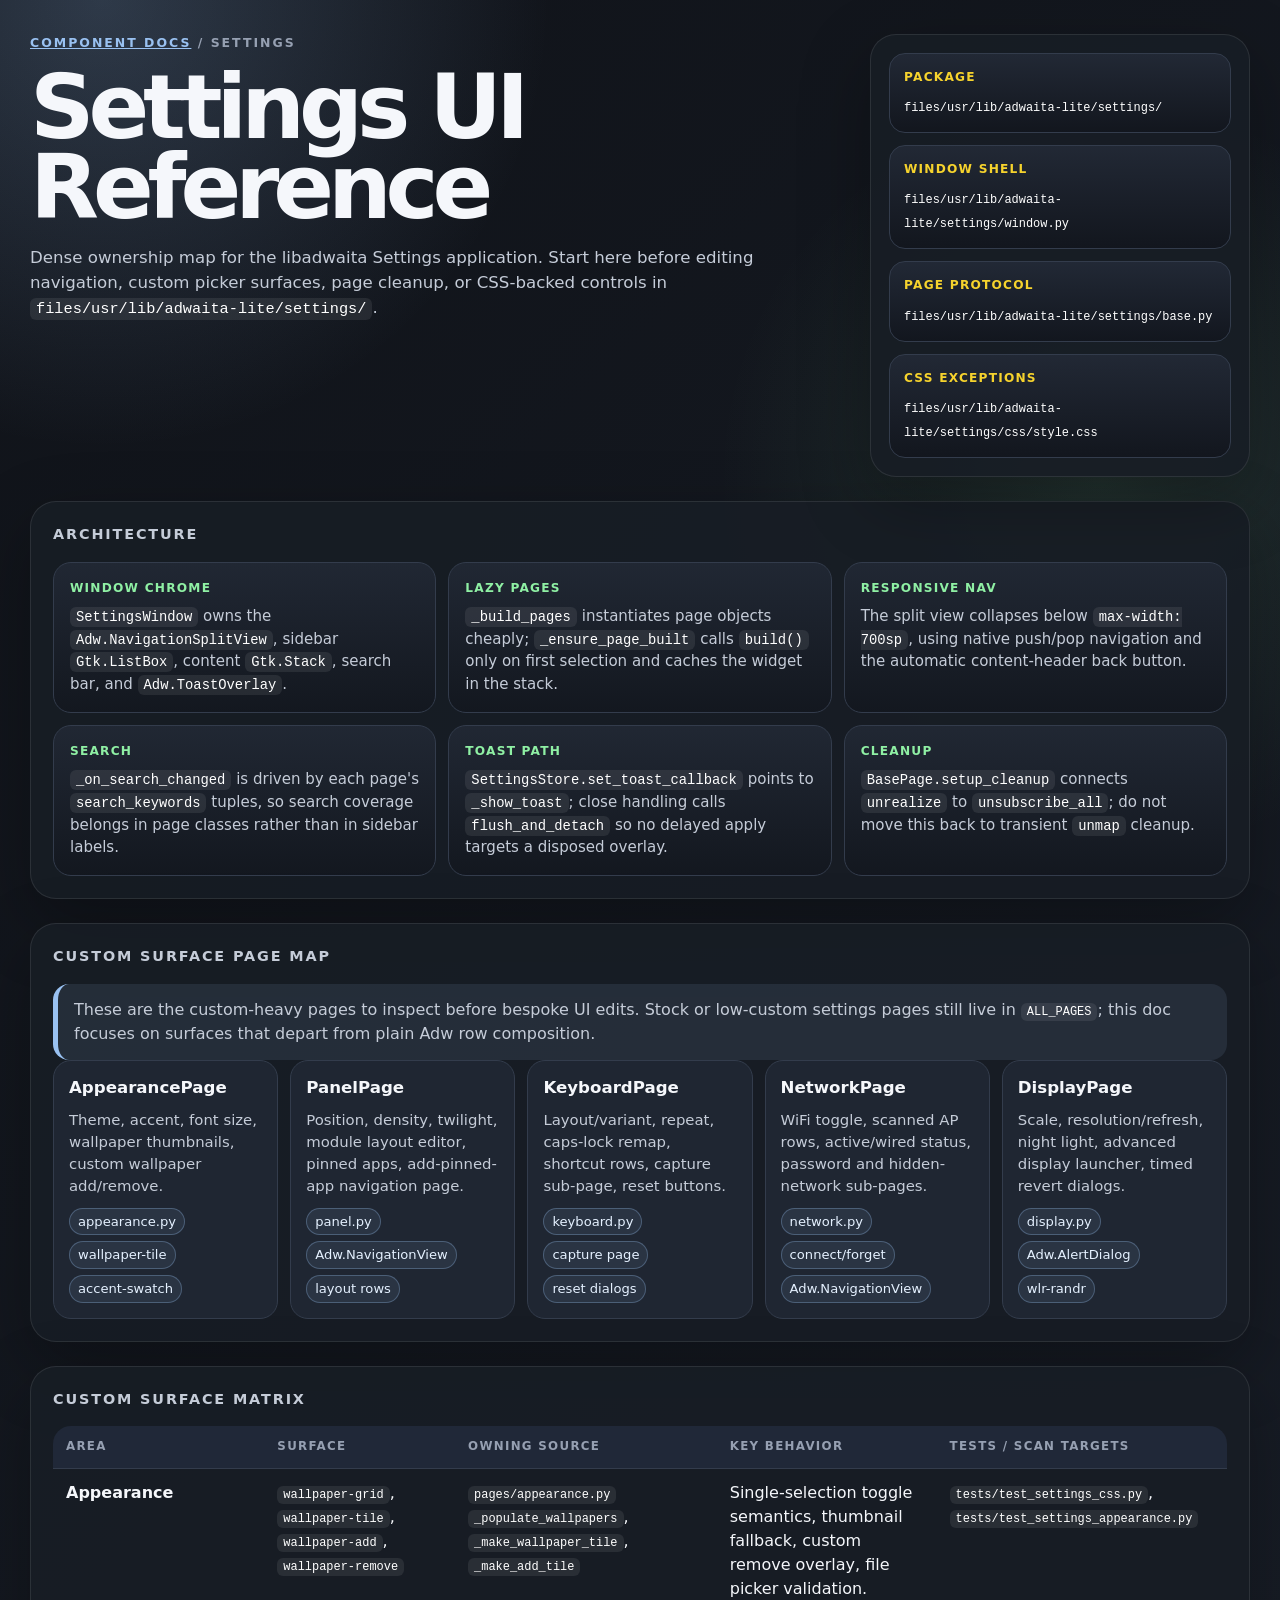
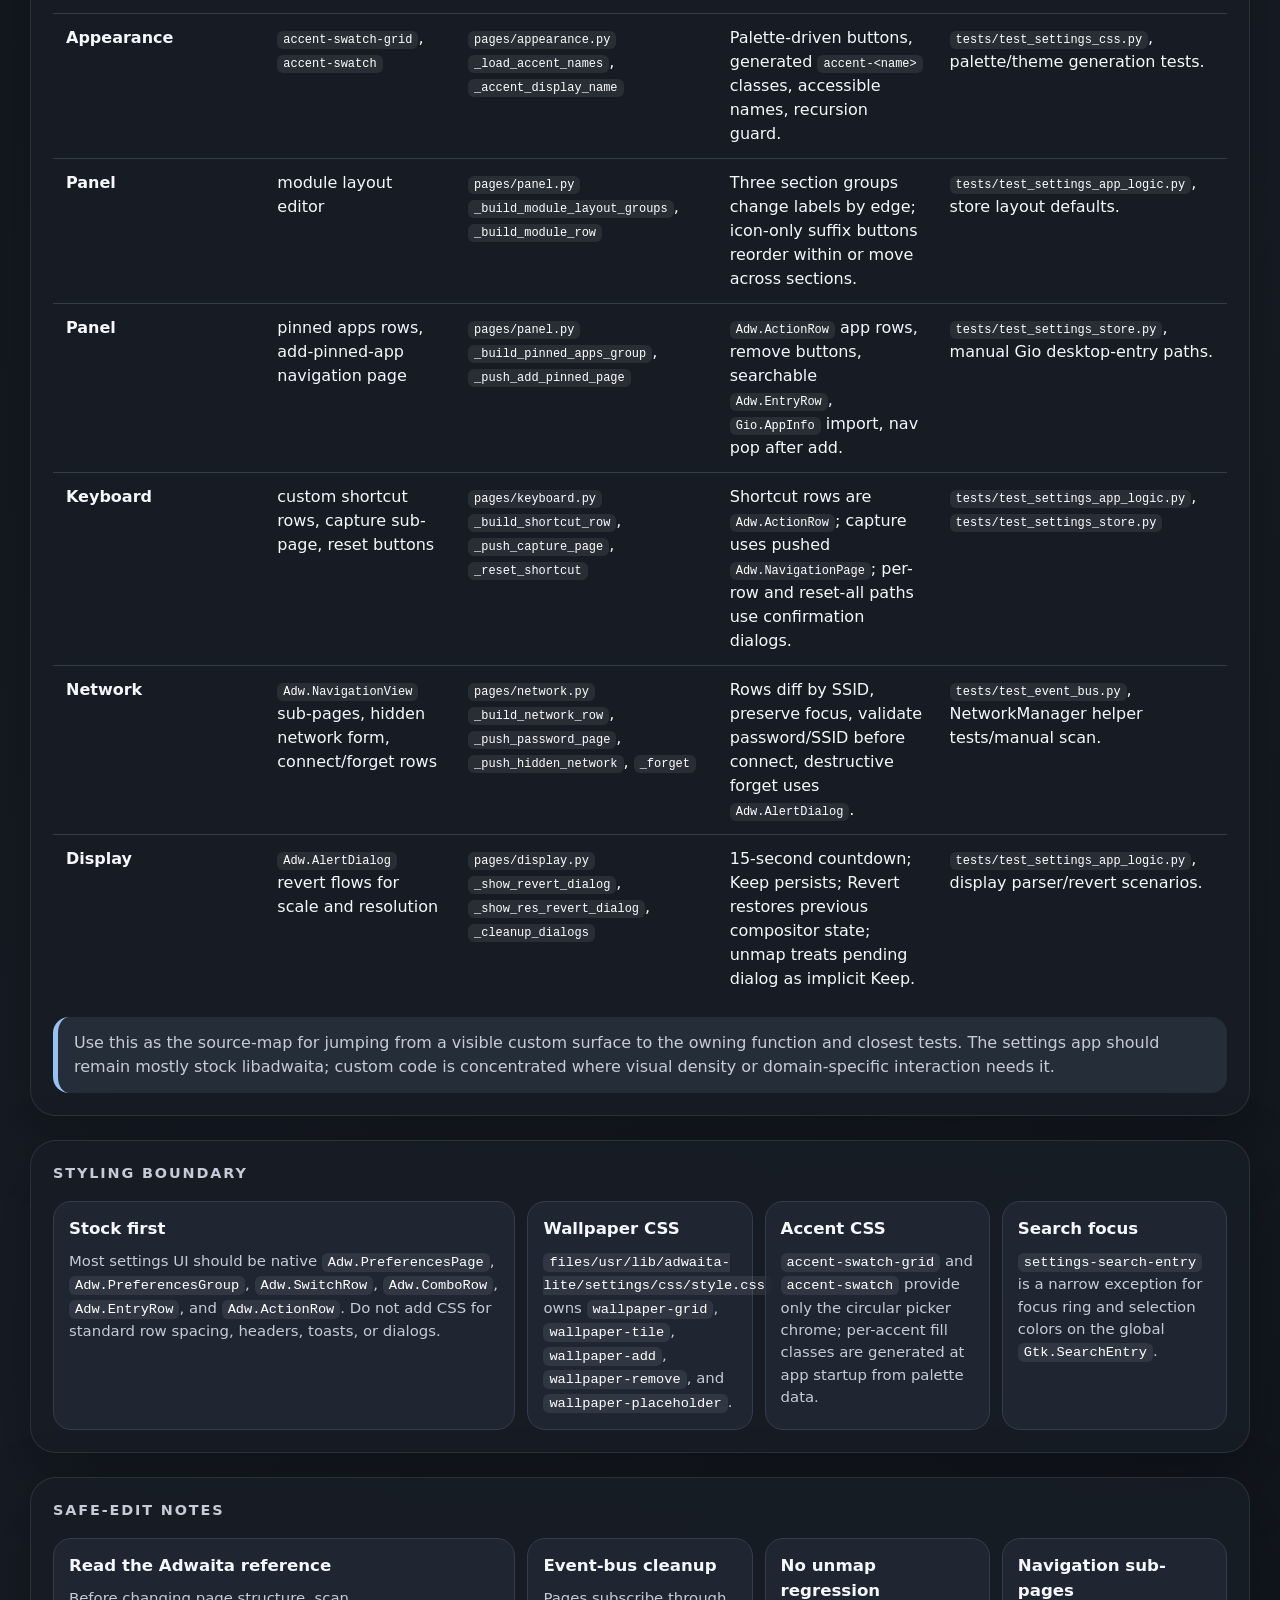
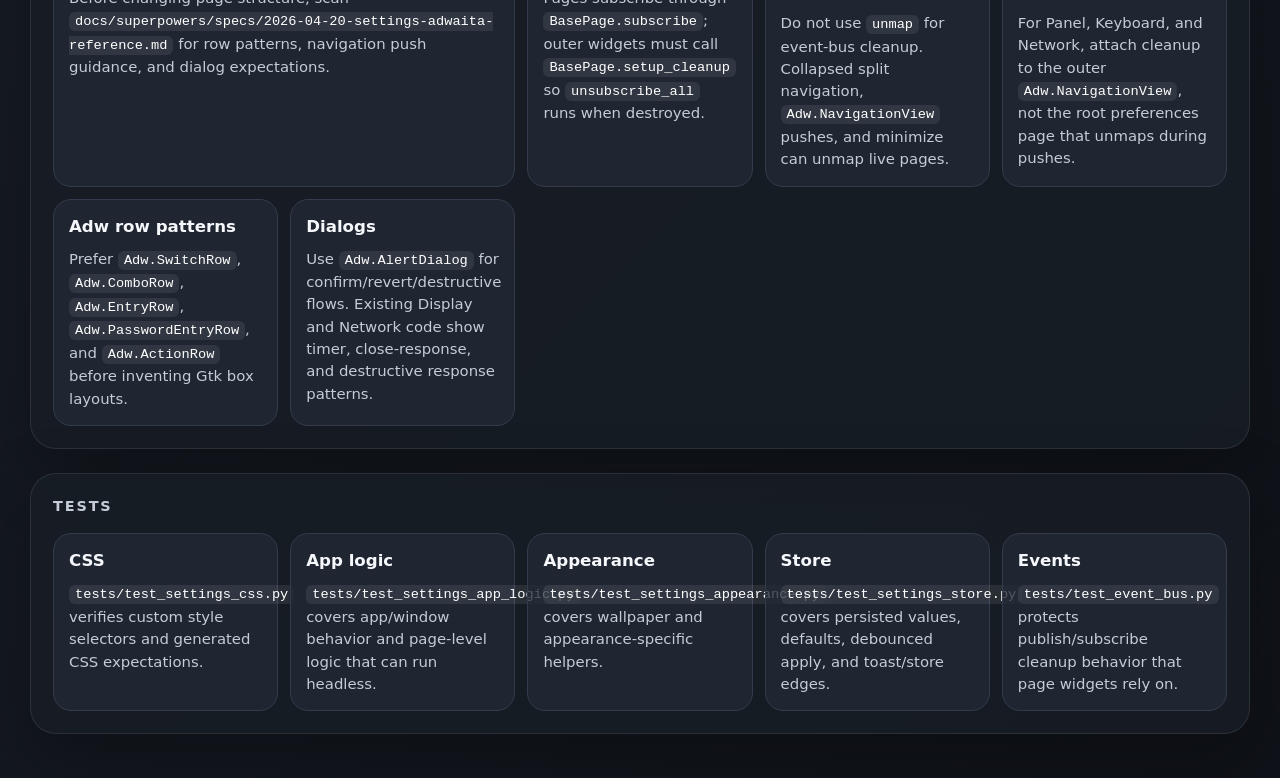
<file: docs/components/settings.html>
<!doctype html>
<html lang="en">
<head>
  <meta charset="utf-8">
  <meta name="viewport" content="width=device-width, initial-scale=1">
  <title>Settings Component Documentation</title>
  <style>
    :root {
      color-scheme: dark;
      font-family: Inter, ui-sans-serif, system-ui, -apple-system, BlinkMacSystemFont, "Segoe UI", sans-serif;
      --bg: #101319;
      --panel: #181d25;
      --panel-2: #222936;
      --line: #333c4c;
      --text: #f5f7fb;
      --muted: #c5ccd8;
      --soft: #96a0b2;
      --accent: #99c1f1;
      --accent-2: #8ff0a4;
      --warn: #f6d32d;
      --danger: #ff7b72;
    }

    * { box-sizing: border-box; }

    body {
      margin: 0;
      background:
        radial-gradient(circle at 8% 0%, rgba(153, 193, 241, 0.22), transparent 28rem),
        radial-gradient(circle at 86% 12%, rgba(143, 240, 164, 0.12), transparent 24rem),
        linear-gradient(135deg, #101319 0%, #171c25 56%, #0f1218 100%);
      color: var(--text);
      line-height: 1.5;
    }

    main {
      width: min(1220px, calc(100% - 40px));
      margin: 0 auto;
      padding: 34px 0 64px;
    }

    a { color: var(--accent); }
    p { margin: 0; }

    code {
      padding: 2px 6px;
      border-radius: 6px;
      background: rgba(255, 255, 255, 0.08);
      color: #fff;
      font-size: 0.92em;
    }

    header {
      display: grid;
      grid-template-columns: minmax(0, 1fr) 380px;
      gap: 24px;
      align-items: stretch;
      margin-bottom: 24px;
    }

    .eyebrow {
      margin: 0 0 14px;
      color: var(--soft);
      font-size: 0.78rem;
      font-weight: 800;
      letter-spacing: 0.16em;
      text-transform: uppercase;
    }

    h1 {
      margin: 0;
      font-size: clamp(2.5rem, 7vw, 5.7rem);
      line-height: 0.9;
      letter-spacing: -0.068em;
    }

    h2 {
      margin: 0 0 16px;
      color: var(--muted);
      font-size: 0.9rem;
      letter-spacing: 0.13em;
      text-transform: uppercase;
    }

    h3 { margin: 0 0 8px; font-size: 1.04rem; }

    .lede {
      max-width: 820px;
      margin-top: 18px;
      color: var(--muted);
      font-size: 1.04rem;
    }

    .source-map,
    section {
      border: 1px solid rgba(255, 255, 255, 0.09);
      border-radius: 26px;
      background: rgba(24, 29, 37, 0.9);
      box-shadow: 0 24px 70px rgba(0, 0, 0, 0.28);
    }

    .source-map {
      display: grid;
      gap: 12px;
      padding: 18px;
      align-content: start;
    }

    .source-card {
      padding: 14px;
      border: 1px solid var(--line);
      border-radius: 16px;
      background: linear-gradient(180deg, rgba(34, 41, 54, 0.96), rgba(18, 22, 30, 0.96));
    }

    .source-card b {
      display: block;
      margin-bottom: 8px;
      color: var(--warn);
      font-size: 0.76rem;
      letter-spacing: 0.1em;
      text-transform: uppercase;
    }

    .source-card code {
      display: inline;
      overflow-wrap: anywhere;
      background: transparent;
      padding: 0;
    }

    section { margin-top: 24px; padding: 22px; }

    .component-grid,
    .state-map,
    .safe-edit,
    .test-grid {
      display: grid;
      grid-template-columns: repeat(5, minmax(0, 1fr));
      gap: 12px;
    }

    .component-card,
    .state-card,
    .safe-card,
    .test-card {
      padding: 15px;
      border: 1px solid var(--line);
      border-radius: 18px;
      background: rgba(34, 41, 54, 0.78);
    }

    .component-card p,
    .state-card p,
    .safe-card p,
    .test-card p { color: var(--muted); font-size: 0.93rem; }

    .component-card.wide,
    .state-card.wide,
    .safe-card.wide { grid-column: span 2; }

    .chips {
      display: flex;
      flex-wrap: wrap;
      gap: 6px;
      margin-top: 10px;
    }

    .chip {
      border: 1px solid rgba(153, 193, 241, 0.3);
      border-radius: 999px;
      padding: 3px 8px;
      color: #e5f1ff;
      background: rgba(153, 193, 241, 0.09);
      font-size: 0.82rem;
      white-space: nowrap;
    }

    table {
      width: 100%;
      border-collapse: collapse;
      overflow: hidden;
      border-radius: 18px;
    }

    th, td {
      padding: 12px 13px;
      border-bottom: 1px solid var(--line);
      text-align: left;
      vertical-align: top;
    }

    th {
      background: #202838;
      color: var(--soft);
      font-size: 0.74rem;
      letter-spacing: 0.11em;
      text-transform: uppercase;
    }

    tr:last-child td { border-bottom: 0; }
    td:first-child { width: 18%; font-weight: 800; }

    .density-note {
      margin-top: 14px;
      padding: 14px 16px;
      border-left: 5px solid var(--accent);
      border-radius: 16px;
      background: rgba(153, 193, 241, 0.1);
      color: var(--muted);
    }

    .arch-strip {
      display: grid;
      grid-template-columns: 1fr 1fr 1fr;
      gap: 12px;
    }

    .arch-card {
      min-height: 150px;
      padding: 16px;
      border: 1px solid var(--line);
      border-radius: 18px;
      background: linear-gradient(180deg, rgba(34, 41, 54, 0.84), rgba(18, 22, 30, 0.84));
    }

    .arch-card b {
      display: block;
      margin-bottom: 8px;
      color: var(--accent-2);
      font-size: 0.76rem;
      letter-spacing: 0.1em;
      text-transform: uppercase;
    }

    .arch-card p { color: var(--muted); font-size: 0.94rem; }

    @media (max-width: 980px) {
      header { grid-template-columns: 1fr; }
      .component-grid, .state-map, .safe-edit, .test-grid { grid-template-columns: repeat(2, minmax(0, 1fr)); }
      .arch-strip { grid-template-columns: 1fr; }
    }

    @media (max-width: 680px) {
      main { width: calc(100% - 24px); padding-top: 24px; }
      section, .source-map { padding: 16px; border-radius: 20px; }
      .component-grid, .state-map, .safe-edit, .test-grid { grid-template-columns: 1fr; }
      .component-card.wide, .state-card.wide, .safe-card.wide { grid-column: auto; }
      table, thead, tbody, tr, th, td { display: block; }
      thead { display: none; }
      tr { border-bottom: 1px solid var(--line); padding: 10px 0; }
      td { border: 0; padding: 7px 0; }
      td::before {
        content: attr(data-label);
        display: block;
        margin-bottom: 2px;
        color: var(--soft);
        font-size: 0.68rem;
        font-weight: 800;
        letter-spacing: 0.1em;
        text-transform: uppercase;
      }
      td:first-child { width: auto; }
    }
  </style>
</head>
<body>
<main>
  <header>
    <div>
      <p class="eyebrow"><a href="index.html">Component docs</a> / Settings</p>
      <h1>Settings UI Reference</h1>
      <p class="lede">Dense ownership map for the libadwaita Settings application. Start here before editing navigation, custom picker surfaces, page cleanup, or CSS-backed controls in <code>files/usr/lib/adwaita-lite/settings/</code>.</p>
    </div>
    <aside class="source-map" aria-label="Settings source map">
      <article class="source-card"><b>Package</b><code>files/usr/lib/adwaita-lite/settings/</code></article>
      <article class="source-card"><b>Window shell</b><code>files/usr/lib/adwaita-lite/settings/window.py</code></article>
      <article class="source-card"><b>Page protocol</b><code>files/usr/lib/adwaita-lite/settings/base.py</code></article>
      <article class="source-card"><b>CSS exceptions</b><code>files/usr/lib/adwaita-lite/settings/css/style.css</code></article>
    </aside>
  </header>

  <section aria-labelledby="arch-title">
    <h2 id="arch-title">Architecture</h2>
    <div class="arch-strip">
      <article class="arch-card"><b>Window chrome</b><p><code>SettingsWindow</code> owns the <code>Adw.NavigationSplitView</code>, sidebar <code>Gtk.ListBox</code>, content <code>Gtk.Stack</code>, search bar, and <code>Adw.ToastOverlay</code>.</p></article>
      <article class="arch-card"><b>Lazy pages</b><p><code>_build_pages</code> instantiates page objects cheaply; <code>_ensure_page_built</code> calls <code>build()</code> only on first selection and caches the widget in the stack.</p></article>
      <article class="arch-card"><b>Responsive nav</b><p>The split view collapses below <code>max-width: 700sp</code>, using native push/pop navigation and the automatic content-header back button.</p></article>
      <article class="arch-card"><b>Search</b><p><code>_on_search_changed</code> is driven by each page's <code>search_keywords</code> tuples, so search coverage belongs in page classes rather than in sidebar labels.</p></article>
      <article class="arch-card"><b>Toast path</b><p><code>SettingsStore.set_toast_callback</code> points to <code>_show_toast</code>; close handling calls <code>flush_and_detach</code> so no delayed apply targets a disposed overlay.</p></article>
      <article class="arch-card"><b>Cleanup</b><p><code>BasePage.setup_cleanup</code> connects <code>unrealize</code> to <code>unsubscribe_all</code>; do not move this back to transient <code>unmap</code> cleanup.</p></article>
    </div>
  </section>

  <section aria-labelledby="pages-title">
    <h2 id="pages-title">Custom Surface Page Map</h2>
    <p class="density-note">These are the custom-heavy pages to inspect before bespoke UI edits. Stock or low-custom settings pages still live in <code>ALL_PAGES</code>; this doc focuses on surfaces that depart from plain Adw row composition.</p>
    <div class="component-grid" aria-label="Major settings pages">
      <article class="component-card"><h3>AppearancePage</h3><p>Theme, accent, font size, wallpaper thumbnails, custom wallpaper add/remove.</p><div class="chips"><span class="chip">appearance.py</span><span class="chip">wallpaper-tile</span><span class="chip">accent-swatch</span></div></article>
      <article class="component-card"><h3>PanelPage</h3><p>Position, density, twilight, module layout editor, pinned apps, add-pinned-app navigation page.</p><div class="chips"><span class="chip">panel.py</span><span class="chip">Adw.NavigationView</span><span class="chip">layout rows</span></div></article>
      <article class="component-card"><h3>KeyboardPage</h3><p>Layout/variant, repeat, caps-lock remap, shortcut rows, capture sub-page, reset buttons.</p><div class="chips"><span class="chip">keyboard.py</span><span class="chip">capture page</span><span class="chip">reset dialogs</span></div></article>
      <article class="component-card"><h3>NetworkPage</h3><p>WiFi toggle, scanned AP rows, active/wired status, password and hidden-network sub-pages.</p><div class="chips"><span class="chip">network.py</span><span class="chip">connect/forget</span><span class="chip">Adw.NavigationView</span></div></article>
      <article class="component-card"><h3>DisplayPage</h3><p>Scale, resolution/refresh, night light, advanced display launcher, timed revert dialogs.</p><div class="chips"><span class="chip">display.py</span><span class="chip">Adw.AlertDialog</span><span class="chip">wlr-randr</span></div></article>
    </div>
  </section>

  <section aria-labelledby="surface-title">
    <h2 id="surface-title">Custom Surface Matrix</h2>
    <table aria-label="Custom UI surfaces and ownership">
      <thead><tr><th>Area</th><th>Surface</th><th>Owning source</th><th>Key behavior</th><th>Tests / scan targets</th></tr></thead>
      <tbody>
        <tr><td data-label="Area">Appearance</td><td data-label="Surface"><code>wallpaper-grid</code>, <code>wallpaper-tile</code>, <code>wallpaper-add</code>, <code>wallpaper-remove</code></td><td data-label="Owning source"><code>pages/appearance.py</code> <code>_populate_wallpapers</code>, <code>_make_wallpaper_tile</code>, <code>_make_add_tile</code></td><td data-label="Key behavior">Single-selection toggle semantics, thumbnail fallback, custom remove overlay, file picker validation.</td><td data-label="Tests / scan targets"><code>tests/test_settings_css.py</code>, <code>tests/test_settings_appearance.py</code></td></tr>
        <tr><td data-label="Area">Appearance</td><td data-label="Surface"><code>accent-swatch-grid</code>, <code>accent-swatch</code></td><td data-label="Owning source"><code>pages/appearance.py</code> <code>_load_accent_names</code>, <code>_accent_display_name</code></td><td data-label="Key behavior">Palette-driven buttons, generated <code>accent-&lt;name&gt;</code> classes, accessible names, recursion guard.</td><td data-label="Tests / scan targets"><code>tests/test_settings_css.py</code>, palette/theme generation tests.</td></tr>
        <tr><td data-label="Area">Panel</td><td data-label="Surface">module layout editor</td><td data-label="Owning source"><code>pages/panel.py</code> <code>_build_module_layout_groups</code>, <code>_build_module_row</code></td><td data-label="Key behavior">Three section groups change labels by edge; icon-only suffix buttons reorder within or move across sections.</td><td data-label="Tests / scan targets"><code>tests/test_settings_app_logic.py</code>, store layout defaults.</td></tr>
        <tr><td data-label="Area">Panel</td><td data-label="Surface">pinned apps rows, add-pinned-app navigation page</td><td data-label="Owning source"><code>pages/panel.py</code> <code>_build_pinned_apps_group</code>, <code>_push_add_pinned_page</code></td><td data-label="Key behavior"><code>Adw.ActionRow</code> app rows, remove buttons, searchable <code>Adw.EntryRow</code>, <code>Gio.AppInfo</code> import, nav pop after add.</td><td data-label="Tests / scan targets"><code>tests/test_settings_store.py</code>, manual Gio desktop-entry paths.</td></tr>
        <tr><td data-label="Area">Keyboard</td><td data-label="Surface">custom shortcut rows, capture sub-page, reset buttons</td><td data-label="Owning source"><code>pages/keyboard.py</code> <code>_build_shortcut_row</code>, <code>_push_capture_page</code>, <code>_reset_shortcut</code></td><td data-label="Key behavior">Shortcut rows are <code>Adw.ActionRow</code>; capture uses pushed <code>Adw.NavigationPage</code>; per-row and reset-all paths use confirmation dialogs.</td><td data-label="Tests / scan targets"><code>tests/test_settings_app_logic.py</code>, <code>tests/test_settings_store.py</code></td></tr>
        <tr><td data-label="Area">Network</td><td data-label="Surface"><code>Adw.NavigationView</code> sub-pages, hidden network form, connect/forget rows</td><td data-label="Owning source"><code>pages/network.py</code> <code>_build_network_row</code>, <code>_push_password_page</code>, <code>_push_hidden_network</code>, <code>_forget</code></td><td data-label="Key behavior">Rows diff by SSID, preserve focus, validate password/SSID before connect, destructive forget uses <code>Adw.AlertDialog</code>.</td><td data-label="Tests / scan targets"><code>tests/test_event_bus.py</code>, NetworkManager helper tests/manual scan.</td></tr>
        <tr><td data-label="Area">Display</td><td data-label="Surface"><code>Adw.AlertDialog</code> revert flows for scale and resolution</td><td data-label="Owning source"><code>pages/display.py</code> <code>_show_revert_dialog</code>, <code>_show_res_revert_dialog</code>, <code>_cleanup_dialogs</code></td><td data-label="Key behavior">15-second countdown; Keep persists; Revert restores previous compositor state; unmap treats pending dialog as implicit Keep.</td><td data-label="Tests / scan targets"><code>tests/test_settings_app_logic.py</code>, display parser/revert scenarios.</td></tr>
      </tbody>
    </table>
    <p class="density-note">Use this as the source-map for jumping from a visible custom surface to the owning function and closest tests. The settings app should remain mostly stock libadwaita; custom code is concentrated where visual density or domain-specific interaction needs it.</p>
  </section>

  <section aria-labelledby="styling-title">
    <h2 id="styling-title">Styling Boundary</h2>
    <div class="state-map" aria-label="Settings styling boundaries">
      <article class="state-card wide"><h3>Stock first</h3><p>Most settings UI should be native <code>Adw.PreferencesPage</code>, <code>Adw.PreferencesGroup</code>, <code>Adw.SwitchRow</code>, <code>Adw.ComboRow</code>, <code>Adw.EntryRow</code>, and <code>Adw.ActionRow</code>. Do not add CSS for standard row spacing, headers, toasts, or dialogs.</p></article>
      <article class="state-card"><h3>Wallpaper CSS</h3><p><code>files/usr/lib/adwaita-lite/settings/css/style.css</code> owns <code>wallpaper-grid</code>, <code>wallpaper-tile</code>, <code>wallpaper-add</code>, <code>wallpaper-remove</code>, and <code>wallpaper-placeholder</code>.</p></article>
      <article class="state-card"><h3>Accent CSS</h3><p><code>accent-swatch-grid</code> and <code>accent-swatch</code> provide only the circular picker chrome; per-accent fill classes are generated at app startup from palette data.</p></article>
      <article class="state-card"><h3>Search focus</h3><p><code>settings-search-entry</code> is a narrow exception for focus ring and selection colors on the global <code>Gtk.SearchEntry</code>.</p></article>
    </div>
  </section>

  <section aria-labelledby="safe-title">
    <h2 id="safe-title">Safe-Edit Notes</h2>
    <div class="safe-edit" aria-label="Settings safe edit constraints">
      <article class="safe-card wide"><h3>Read the Adwaita reference</h3><p>Before changing page structure, scan <code>docs/superpowers/specs/2026-04-20-settings-adwaita-reference.md</code> for row patterns, navigation push guidance, and dialog expectations.</p></article>
      <article class="safe-card"><h3>Event-bus cleanup</h3><p>Pages subscribe through <code>BasePage.subscribe</code>; outer widgets must call <code>BasePage.setup_cleanup</code> so <code>unsubscribe_all</code> runs when destroyed.</p></article>
      <article class="safe-card"><h3>No unmap regression</h3><p>Do not use <code>unmap</code> for event-bus cleanup. Collapsed split navigation, <code>Adw.NavigationView</code> pushes, and minimize can unmap live pages.</p></article>
      <article class="safe-card"><h3>Navigation sub-pages</h3><p>For Panel, Keyboard, and Network, attach cleanup to the outer <code>Adw.NavigationView</code>, not the root preferences page that unmaps during pushes.</p></article>
      <article class="safe-card"><h3>Adw row patterns</h3><p>Prefer <code>Adw.SwitchRow</code>, <code>Adw.ComboRow</code>, <code>Adw.EntryRow</code>, <code>Adw.PasswordEntryRow</code>, and <code>Adw.ActionRow</code> before inventing Gtk box layouts.</p></article>
      <article class="safe-card"><h3>Dialogs</h3><p>Use <code>Adw.AlertDialog</code> for confirm/revert/destructive flows. Existing Display and Network code show timer, close-response, and destructive response patterns.</p></article>
    </div>
  </section>

  <section aria-labelledby="tests-title">
    <h2 id="tests-title">Tests</h2>
    <div class="test-grid" aria-label="Settings test links">
      <article class="test-card"><h3>CSS</h3><p><code>tests/test_settings_css.py</code> verifies custom style selectors and generated CSS expectations.</p></article>
      <article class="test-card"><h3>App logic</h3><p><code>tests/test_settings_app_logic.py</code> covers app/window behavior and page-level logic that can run headless.</p></article>
      <article class="test-card"><h3>Appearance</h3><p><code>tests/test_settings_appearance.py</code> covers wallpaper and appearance-specific helpers.</p></article>
      <article class="test-card"><h3>Store</h3><p><code>tests/test_settings_store.py</code> covers persisted values, defaults, debounced apply, and toast/store edges.</p></article>
      <article class="test-card"><h3>Events</h3><p><code>tests/test_event_bus.py</code> protects publish/subscribe cleanup behavior that page widgets rely on.</p></article>
    </div>
  </section>
</main>
</body>
</html>
</file>
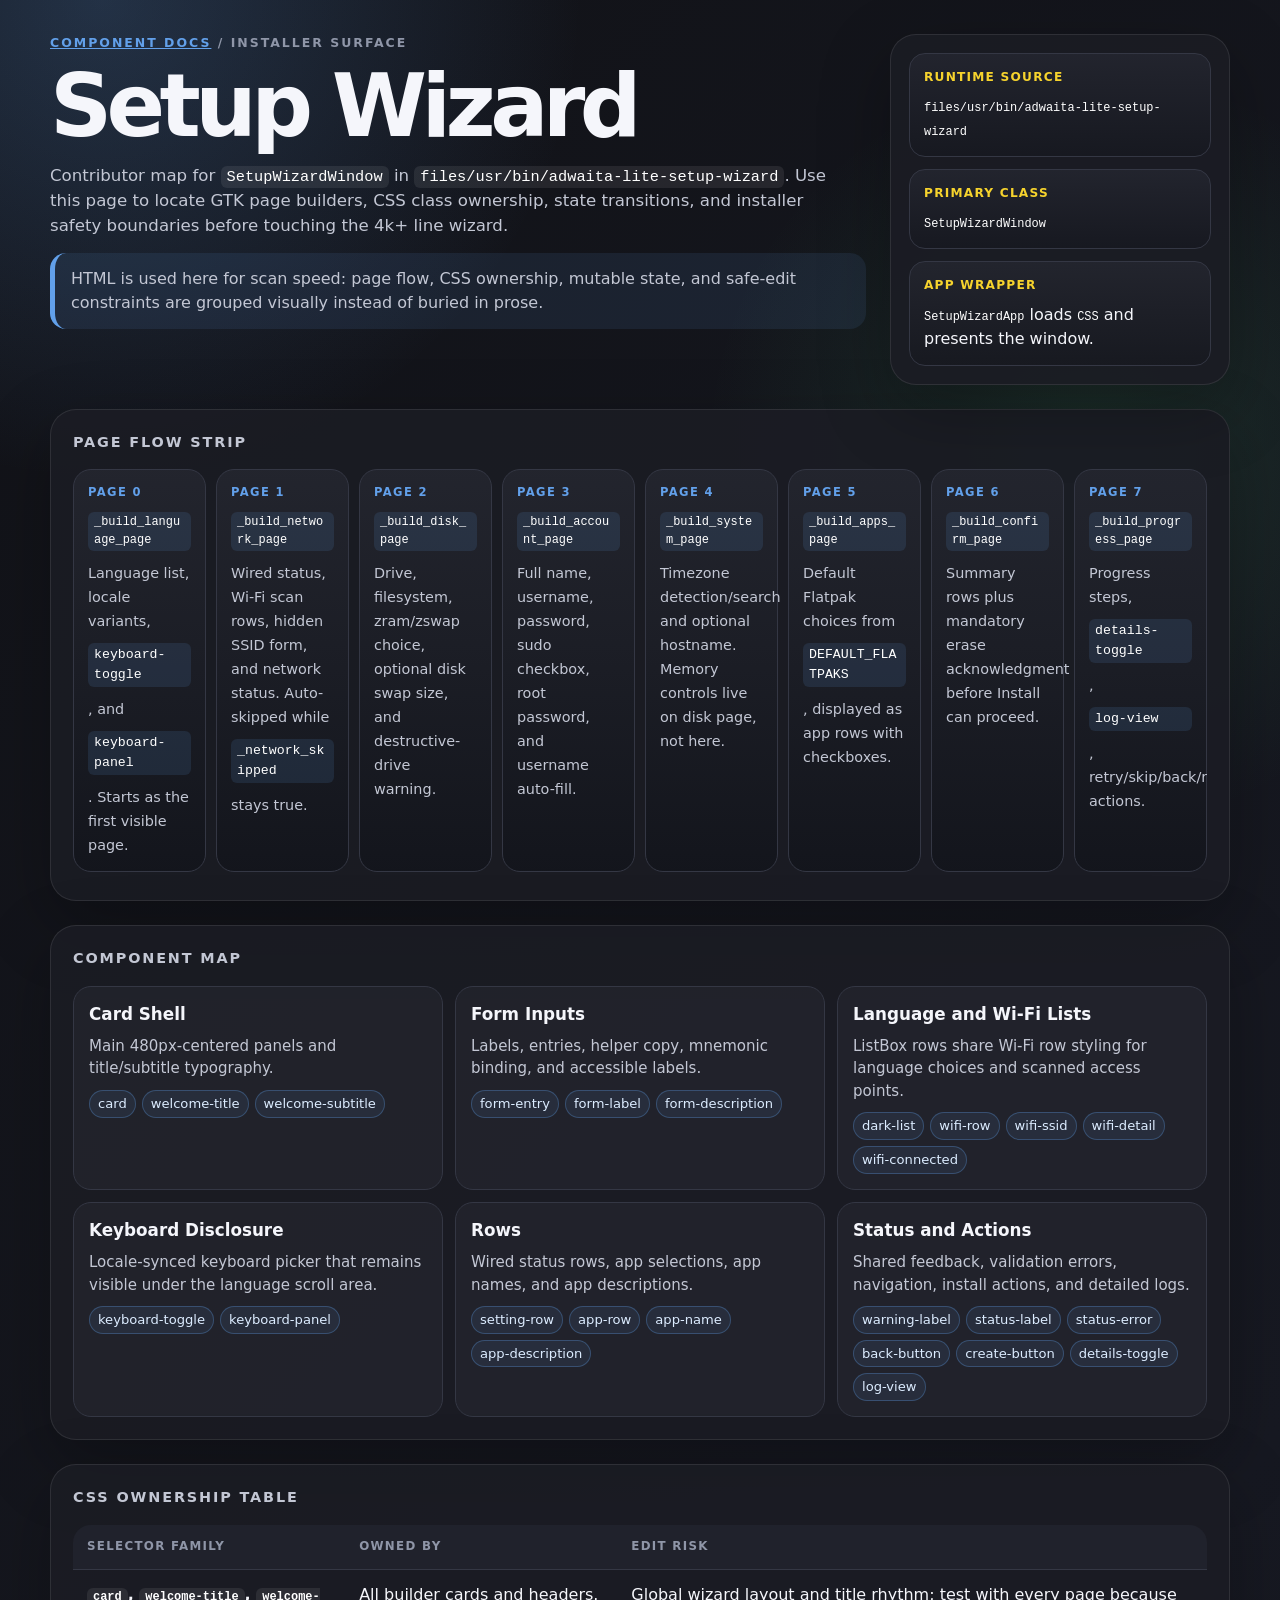
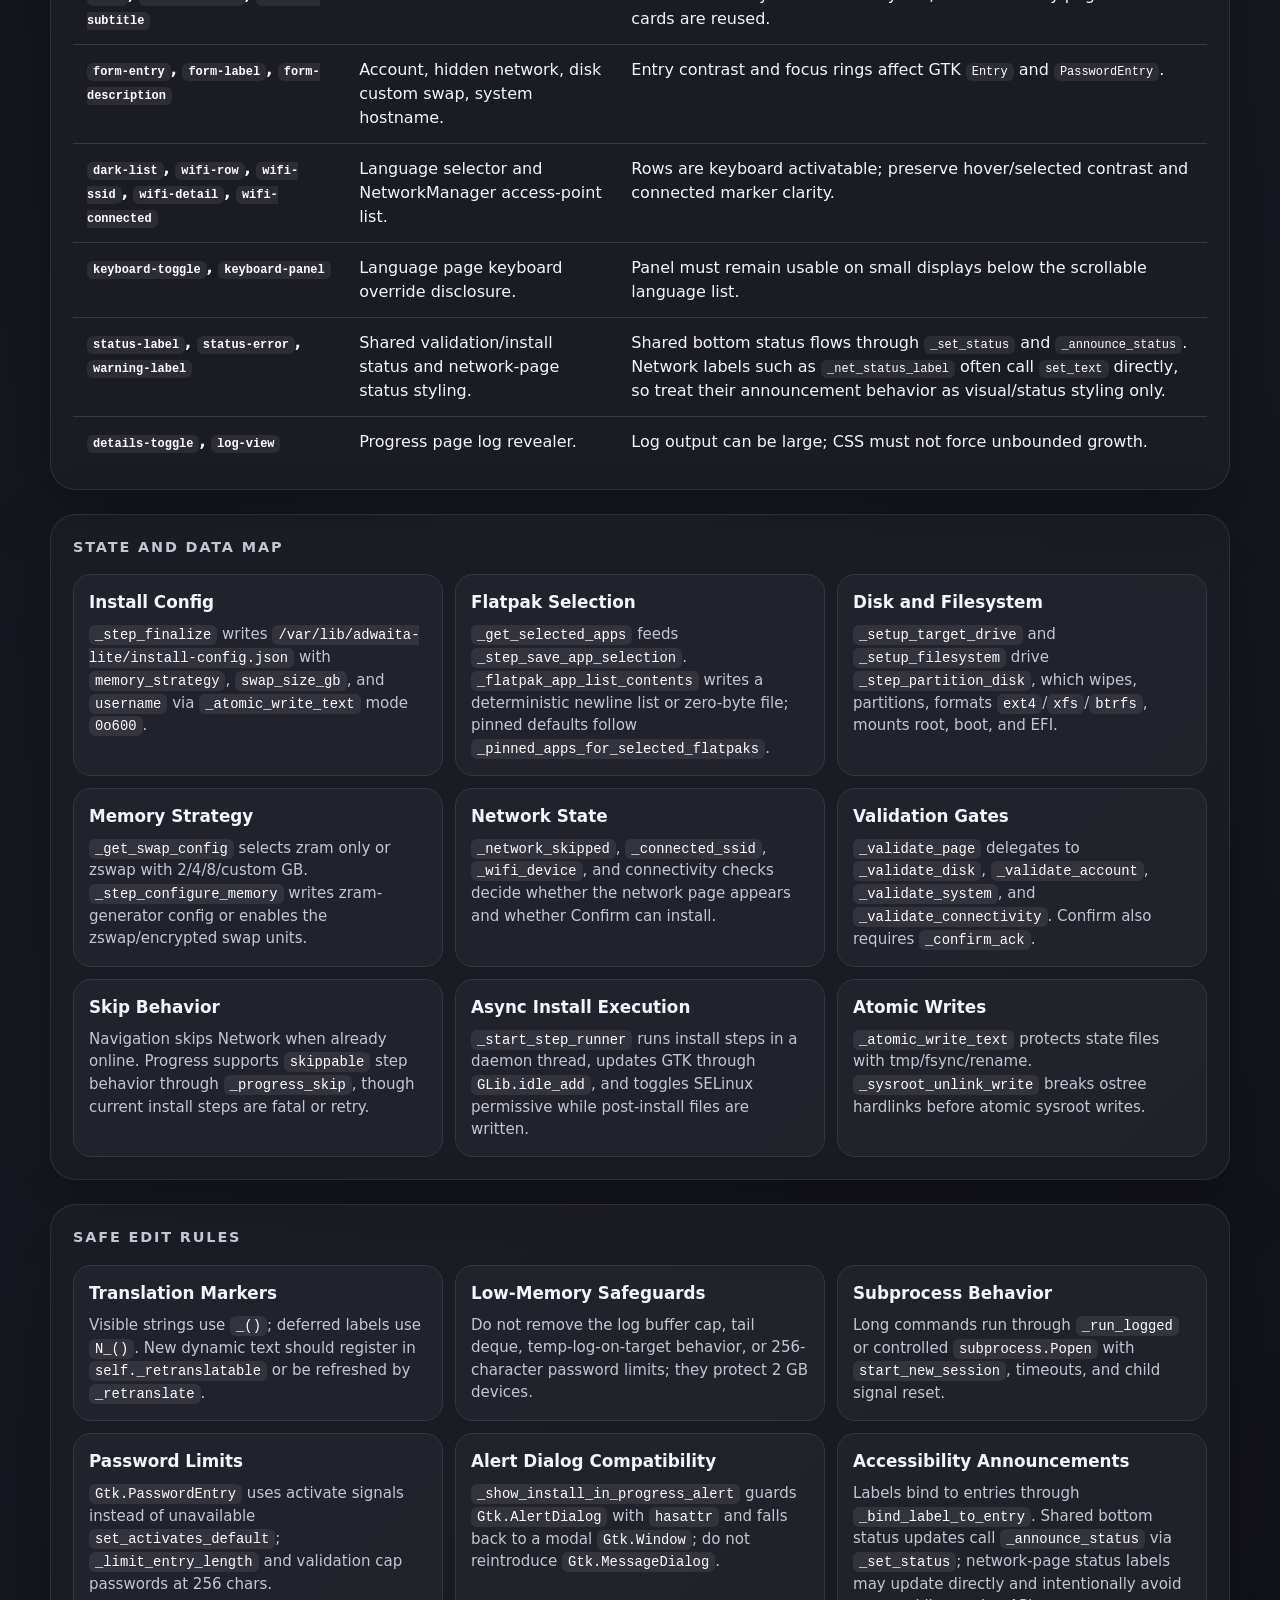
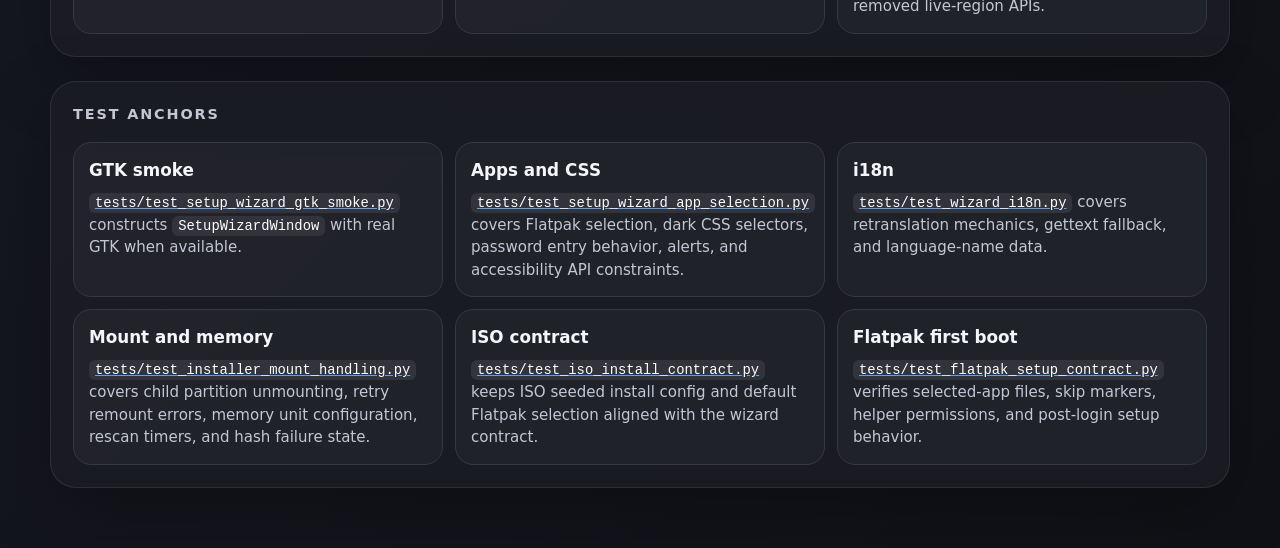
<file: docs/components/setup-wizard.html>
<!doctype html>
<html lang="en">
<head>
  <meta charset="utf-8">
  <meta name="viewport" content="width=device-width, initial-scale=1">
  <title>Setup Wizard Component Documentation</title>
  <style>
    :root {
      color-scheme: dark;
      font-family: Inter, ui-sans-serif, system-ui, -apple-system, BlinkMacSystemFont, "Segoe UI", sans-serif;
      --bg: #111217;
      --panel: #1b1c24;
      --panel-2: #23252e;
      --line: #343744;
      --text: #f5f6fb;
      --muted: #c3c7d4;
      --soft: #8f96a8;
      --accent: #62a0ea;
      --warn: #f6d32d;
      --danger: #ff6b6b;
      --ok: #57e389;
    }

    * { box-sizing: border-box; }

    body {
      margin: 0;
      background:
        radial-gradient(circle at 8% 0%, rgba(98, 160, 234, 0.22), transparent 30rem),
        radial-gradient(circle at 85% 12%, rgba(87, 227, 137, 0.12), transparent 24rem),
        linear-gradient(135deg, #111217 0%, #171922 54%, #101116 100%);
      color: var(--text);
      line-height: 1.5;
    }

    main {
      width: min(1180px, calc(100% - 40px));
      margin: 0 auto;
      padding: 34px 0 64px;
    }

    a { color: var(--accent); }

    code {
      padding: 2px 6px;
      border-radius: 6px;
      background: rgba(255, 255, 255, 0.08);
      color: #ffffff;
      font-size: 0.92em;
    }

    header {
      display: grid;
      grid-template-columns: minmax(0, 1fr) 340px;
      gap: 24px;
      align-items: stretch;
      margin-bottom: 24px;
    }

    .eyebrow {
      margin: 0 0 14px;
      color: var(--soft);
      font-size: 0.78rem;
      font-weight: 800;
      letter-spacing: 0.16em;
      text-transform: uppercase;
    }

    h1 {
      margin: 0;
      font-size: clamp(2.4rem, 7vw, 5.4rem);
      line-height: 0.92;
      letter-spacing: -0.065em;
    }

    h2 {
      margin: 0 0 16px;
      color: var(--muted);
      font-size: 0.9rem;
      letter-spacing: 0.13em;
      text-transform: uppercase;
    }

    h3 {
      margin: 0 0 8px;
      font-size: 1.05rem;
    }

    p { margin: 0; }

    .lede {
      max-width: 780px;
      margin-top: 18px;
      color: var(--muted);
      font-size: 1.04rem;
    }

    .source-map,
    section {
      border: 1px solid rgba(255, 255, 255, 0.09);
      border-radius: 26px;
      background: rgba(27, 28, 36, 0.9);
      box-shadow: 0 24px 70px rgba(0, 0, 0, 0.26);
    }

    .source-map {
      display: grid;
      gap: 12px;
      padding: 18px;
      align-content: start;
    }

    .source-card {
      padding: 14px;
      border: 1px solid var(--line);
      border-radius: 16px;
      background: linear-gradient(180deg, rgba(35, 37, 46, 0.95), rgba(23, 25, 32, 0.95));
    }

    .source-card b {
      display: block;
      margin-bottom: 8px;
      color: var(--warn);
      font-size: 0.76rem;
      letter-spacing: 0.1em;
      text-transform: uppercase;
    }

    .source-card code {
      display: inline;
      overflow-wrap: anywhere;
      background: transparent;
      padding: 0;
    }

    section { margin-top: 24px; padding: 22px; }

    .flow-strip {
      display: grid;
      grid-template-columns: repeat(8, minmax(112px, 1fr));
      gap: 10px;
      overflow-x: auto;
      padding-bottom: 6px;
    }

    .flow-step {
      min-height: 150px;
      padding: 14px;
      border: 1px solid var(--line);
      border-radius: 18px;
      background: linear-gradient(180deg, rgba(35, 37, 46, 0.96), rgba(19, 21, 28, 0.96));
    }

    .flow-step b {
      display: block;
      color: var(--accent);
      font-size: 0.72rem;
      letter-spacing: 0.12em;
      text-transform: uppercase;
    }

    .flow-step code {
      display: block;
      margin: 10px 0;
      background: rgba(98, 160, 234, 0.12);
      overflow-wrap: anywhere;
    }

    .flow-step span { color: var(--muted); font-size: 0.9rem; }

    .component-grid,
    .state-map,
    .safe-edit,
    .test-grid {
      display: grid;
      grid-template-columns: repeat(3, minmax(0, 1fr));
      gap: 12px;
    }

    .component-card,
    .state-card,
    .safe-card,
    .test-card {
      padding: 15px;
      border: 1px solid var(--line);
      border-radius: 18px;
      background: rgba(35, 37, 46, 0.78);
    }

    .component-card p,
    .state-card p,
    .safe-card p,
    .test-card p { color: var(--muted); font-size: 0.94rem; }

    .chips {
      display: flex;
      flex-wrap: wrap;
      gap: 6px;
      margin-top: 10px;
    }

    .chip {
      border: 1px solid rgba(98, 160, 234, 0.3);
      border-radius: 999px;
      padding: 3px 8px;
      color: #dcecff;
      background: rgba(98, 160, 234, 0.09);
      font-size: 0.82rem;
      white-space: nowrap;
    }

    table {
      width: 100%;
      border-collapse: collapse;
      overflow: hidden;
      border-radius: 18px;
    }

    th, td {
      padding: 13px 14px;
      border-bottom: 1px solid var(--line);
      text-align: left;
      vertical-align: top;
    }

    th {
      background: #20222c;
      color: var(--soft);
      font-size: 0.74rem;
      letter-spacing: 0.11em;
      text-transform: uppercase;
    }

    tr:last-child td { border-bottom: 0; }

    td:first-child { width: 24%; font-weight: 800; }

    .density-note {
      margin-top: 14px;
      padding: 14px 16px;
      border-left: 5px solid var(--accent);
      border-radius: 16px;
      background: rgba(98, 160, 234, 0.1);
      color: var(--muted);
    }

    @media (max-width: 960px) {
      header { grid-template-columns: 1fr; }
      .component-grid, .state-map, .safe-edit, .test-grid { grid-template-columns: repeat(2, minmax(0, 1fr)); }
    }

    @media (max-width: 680px) {
      main { width: min(100% - 24px, 1180px); padding-top: 24px; }
      section { padding: 16px; border-radius: 20px; }
      .component-grid, .state-map, .safe-edit, .test-grid { grid-template-columns: 1fr; }
      table, thead, tbody, tr, th, td { display: block; }
      thead tr { padding: 0; }
      th { border-bottom: 1px solid rgba(255, 255, 255, 0.16); }
      tr { padding: 12px 0; border-bottom: 1px solid var(--line); }
      td { width: 100%; padding: 5px 0; border: 0; }
      td:first-child { width: 100%; }
    }
  </style>
</head>
<body>
<main>
  <header>
    <div>
      <p class="eyebrow"><a href="index.html">Component docs</a> / installer surface</p>
      <h1>Setup Wizard</h1>
      <p class="lede">Contributor map for <code>SetupWizardWindow</code> in <code>files/usr/bin/adwaita-lite-setup-wizard</code>. Use this page to locate GTK page builders, CSS class ownership, state transitions, and installer safety boundaries before touching the 4k+ line wizard.</p>
      <p class="density-note">HTML is used here for scan speed: page flow, CSS ownership, mutable state, and safe-edit constraints are grouped visually instead of buried in prose.</p>
    </div>
    <aside class="source-map" aria-label="Source anchors">
      <div class="source-card"><b>Runtime source</b><code>files/usr/bin/adwaita-lite-setup-wizard</code></div>
      <div class="source-card"><b>Primary class</b><code>SetupWizardWindow</code></div>
      <div class="source-card"><b>App wrapper</b><code>SetupWizardApp</code> loads <code>CSS</code> and presents the window.</div>
    </aside>
  </header>

  <section aria-labelledby="flow-title">
    <h2 id="flow-title">Page Flow Strip</h2>
    <div class="flow-strip">
      <article class="flow-step"><b>Page 0</b><code>_build_language_page</code><span>Language list, locale variants, <code>keyboard-toggle</code>, and <code>keyboard-panel</code>. Starts as the first visible page.</span></article>
      <article class="flow-step"><b>Page 1</b><code>_build_network_page</code><span>Wired status, Wi-Fi scan rows, hidden SSID form, and network status. Auto-skipped while <code>_network_skipped</code> stays true.</span></article>
      <article class="flow-step"><b>Page 2</b><code>_build_disk_page</code><span>Drive, filesystem, zram/zswap choice, optional disk swap size, and destructive-drive warning.</span></article>
      <article class="flow-step"><b>Page 3</b><code>_build_account_page</code><span>Full name, username, password, sudo checkbox, root password, and username auto-fill.</span></article>
      <article class="flow-step"><b>Page 4</b><code>_build_system_page</code><span>Timezone detection/search and optional hostname. Memory controls live on disk page, not here.</span></article>
      <article class="flow-step"><b>Page 5</b><code>_build_apps_page</code><span>Default Flatpak choices from <code>DEFAULT_FLATPAKS</code>, displayed as app rows with checkboxes.</span></article>
      <article class="flow-step"><b>Page 6</b><code>_build_confirm_page</code><span>Summary rows plus mandatory erase acknowledgment before Install can proceed.</span></article>
      <article class="flow-step"><b>Page 7</b><code>_build_progress_page</code><span>Progress steps, <code>details-toggle</code>, <code>log-view</code>, retry/skip/back/reboot actions.</span></article>
    </div>
  </section>

  <section aria-labelledby="components-title">
    <h2 id="components-title">Component Map</h2>
    <div class="component-grid">
      <article class="component-card"><h3>Card Shell</h3><p>Main 480px-centered panels and title/subtitle typography.</p><div class="chips"><span class="chip">card</span><span class="chip">welcome-title</span><span class="chip">welcome-subtitle</span></div></article>
      <article class="component-card"><h3>Form Inputs</h3><p>Labels, entries, helper copy, mnemonic binding, and accessible labels.</p><div class="chips"><span class="chip">form-entry</span><span class="chip">form-label</span><span class="chip">form-description</span></div></article>
      <article class="component-card"><h3>Language and Wi-Fi Lists</h3><p>ListBox rows share Wi-Fi row styling for language choices and scanned access points.</p><div class="chips"><span class="chip">dark-list</span><span class="chip">wifi-row</span><span class="chip">wifi-ssid</span><span class="chip">wifi-detail</span><span class="chip">wifi-connected</span></div></article>
      <article class="component-card"><h3>Keyboard Disclosure</h3><p>Locale-synced keyboard picker that remains visible under the language scroll area.</p><div class="chips"><span class="chip">keyboard-toggle</span><span class="chip">keyboard-panel</span></div></article>
      <article class="component-card"><h3>Rows</h3><p>Wired status rows, app selections, app names, and app descriptions.</p><div class="chips"><span class="chip">setting-row</span><span class="chip">app-row</span><span class="chip">app-name</span><span class="chip">app-description</span></div></article>
      <article class="component-card"><h3>Status and Actions</h3><p>Shared feedback, validation errors, navigation, install actions, and detailed logs.</p><div class="chips"><span class="chip">warning-label</span><span class="chip">status-label</span><span class="chip">status-error</span><span class="chip">back-button</span><span class="chip">create-button</span><span class="chip">details-toggle</span><span class="chip">log-view</span></div></article>
    </div>
  </section>

  <section aria-labelledby="css-title">
    <h2 id="css-title">CSS Ownership Table</h2>
    <table>
      <thead><tr><th>Selector family</th><th>Owned by</th><th>Edit risk</th></tr></thead>
      <tbody>
        <tr><td><code>card</code>, <code>welcome-title</code>, <code>welcome-subtitle</code></td><td>All builder cards and headers.</td><td>Global wizard layout and title rhythm; test with every page because cards are reused.</td></tr>
        <tr><td><code>form-entry</code>, <code>form-label</code>, <code>form-description</code></td><td>Account, hidden network, disk custom swap, system hostname.</td><td>Entry contrast and focus rings affect GTK <code>Entry</code> and <code>PasswordEntry</code>.</td></tr>
        <tr><td><code>dark-list</code>, <code>wifi-row</code>, <code>wifi-ssid</code>, <code>wifi-detail</code>, <code>wifi-connected</code></td><td>Language selector and NetworkManager access-point list.</td><td>Rows are keyboard activatable; preserve hover/selected contrast and connected marker clarity.</td></tr>
        <tr><td><code>keyboard-toggle</code>, <code>keyboard-panel</code></td><td>Language page keyboard override disclosure.</td><td>Panel must remain usable on small displays below the scrollable language list.</td></tr>
        <tr><td><code>status-label</code>, <code>status-error</code>, <code>warning-label</code></td><td>Shared validation/install status and network-page status styling.</td><td>Shared bottom status flows through <code>_set_status</code> and <code>_announce_status</code>. Network labels such as <code>_net_status_label</code> often call <code>set_text</code> directly, so treat their announcement behavior as visual/status styling only.</td></tr>
        <tr><td><code>details-toggle</code>, <code>log-view</code></td><td>Progress page log revealer.</td><td>Log output can be large; CSS must not force unbounded growth.</td></tr>
      </tbody>
    </table>
  </section>

  <section aria-labelledby="state-title">
    <h2 id="state-title">State and Data Map</h2>
    <div class="state-map">
      <article class="state-card"><h3>Install Config</h3><p><code>_step_finalize</code> writes <code>/var/lib/adwaita-lite/install-config.json</code> with <code>memory_strategy</code>, <code>swap_size_gb</code>, and <code>username</code> via <code>_atomic_write_text</code> mode <code>0o600</code>.</p></article>
      <article class="state-card"><h3>Flatpak Selection</h3><p><code>_get_selected_apps</code> feeds <code>_step_save_app_selection</code>. <code>_flatpak_app_list_contents</code> writes a deterministic newline list or zero-byte file; pinned defaults follow <code>_pinned_apps_for_selected_flatpaks</code>.</p></article>
      <article class="state-card"><h3>Disk and Filesystem</h3><p><code>_setup_target_drive</code> and <code>_setup_filesystem</code> drive <code>_step_partition_disk</code>, which wipes, partitions, formats <code>ext4</code>/<code>xfs</code>/<code>btrfs</code>, mounts root, boot, and EFI.</p></article>
      <article class="state-card"><h3>Memory Strategy</h3><p><code>_get_swap_config</code> selects zram only or zswap with 2/4/8/custom GB. <code>_step_configure_memory</code> writes zram-generator config or enables the zswap/encrypted swap units.</p></article>
      <article class="state-card"><h3>Network State</h3><p><code>_network_skipped</code>, <code>_connected_ssid</code>, <code>_wifi_device</code>, and connectivity checks decide whether the network page appears and whether Confirm can install.</p></article>
      <article class="state-card"><h3>Validation Gates</h3><p><code>_validate_page</code> delegates to <code>_validate_disk</code>, <code>_validate_account</code>, <code>_validate_system</code>, and <code>_validate_connectivity</code>. Confirm also requires <code>_confirm_ack</code>.</p></article>
      <article class="state-card"><h3>Skip Behavior</h3><p>Navigation skips Network when already online. Progress supports <code>skippable</code> step behavior through <code>_progress_skip</code>, though current install steps are fatal or retry.</p></article>
      <article class="state-card"><h3>Async Install Execution</h3><p><code>_start_step_runner</code> runs install steps in a daemon thread, updates GTK through <code>GLib.idle_add</code>, and toggles SELinux permissive while post-install files are written.</p></article>
      <article class="state-card"><h3>Atomic Writes</h3><p><code>_atomic_write_text</code> protects state files with tmp/fsync/rename. <code>_sysroot_unlink_write</code> breaks ostree hardlinks before atomic sysroot writes.</p></article>
    </div>
  </section>

  <section aria-labelledby="safe-title">
    <h2 id="safe-title">Safe Edit Rules</h2>
    <div class="safe-edit">
      <article class="safe-card"><h3>Translation Markers</h3><p>Visible strings use <code>_()</code>; deferred labels use <code>N_()</code>. New dynamic text should register in <code>self._retranslatable</code> or be refreshed by <code>_retranslate</code>.</p></article>
      <article class="safe-card"><h3>Low-Memory Safeguards</h3><p>Do not remove the log buffer cap, tail deque, temp-log-on-target behavior, or 256-character password limits; they protect 2 GB devices.</p></article>
      <article class="safe-card"><h3>Subprocess Behavior</h3><p>Long commands run through <code>_run_logged</code> or controlled <code>subprocess.Popen</code> with <code>start_new_session</code>, timeouts, and child signal reset.</p></article>
      <article class="safe-card"><h3>Password Limits</h3><p><code>Gtk.PasswordEntry</code> uses activate signals instead of unavailable <code>set_activates_default</code>; <code>_limit_entry_length</code> and validation cap passwords at 256 chars.</p></article>
      <article class="safe-card"><h3>Alert Dialog Compatibility</h3><p><code>_show_install_in_progress_alert</code> guards <code>Gtk.AlertDialog</code> with <code>hasattr</code> and falls back to a modal <code>Gtk.Window</code>; do not reintroduce <code>Gtk.MessageDialog</code>.</p></article>
      <article class="safe-card"><h3>Accessibility Announcements</h3><p>Labels bind to entries through <code>_bind_label_to_entry</code>. Shared bottom status updates call <code>_announce_status</code> via <code>_set_status</code>; network-page status labels may update directly and intentionally avoid removed live-region APIs.</p></article>
    </div>
  </section>

  <section aria-labelledby="tests-title">
    <h2 id="tests-title">Test Anchors</h2>
    <div class="test-grid">
      <article class="test-card"><h3>GTK smoke</h3><p><a href="../../tests/test_setup_wizard_gtk_smoke.py"><code>tests/test_setup_wizard_gtk_smoke.py</code></a> constructs <code>SetupWizardWindow</code> with real GTK when available.</p></article>
      <article class="test-card"><h3>Apps and CSS</h3><p><a href="../../tests/test_setup_wizard_app_selection.py"><code>tests/test_setup_wizard_app_selection.py</code></a> covers Flatpak selection, dark CSS selectors, password entry behavior, alerts, and accessibility API constraints.</p></article>
      <article class="test-card"><h3>i18n</h3><p><a href="../../tests/test_wizard_i18n.py"><code>tests/test_wizard_i18n.py</code></a> covers retranslation mechanics, gettext fallback, and language-name data.</p></article>
      <article class="test-card"><h3>Mount and memory</h3><p><a href="../../tests/test_installer_mount_handling.py"><code>tests/test_installer_mount_handling.py</code></a> covers child partition unmounting, retry remount errors, memory unit configuration, rescan timers, and hash failure state.</p></article>
      <article class="test-card"><h3>ISO contract</h3><p><a href="../../tests/test_iso_install_contract.py"><code>tests/test_iso_install_contract.py</code></a> keeps ISO seeded install config and default Flatpak selection aligned with the wizard contract.</p></article>
      <article class="test-card"><h3>Flatpak first boot</h3><p><a href="../../tests/test_flatpak_setup_contract.py"><code>tests/test_flatpak_setup_contract.py</code></a> verifies selected-app files, skip markers, helper permissions, and post-login setup behavior.</p></article>
    </div>
  </section>
</main>
</body>
</html>
</file>
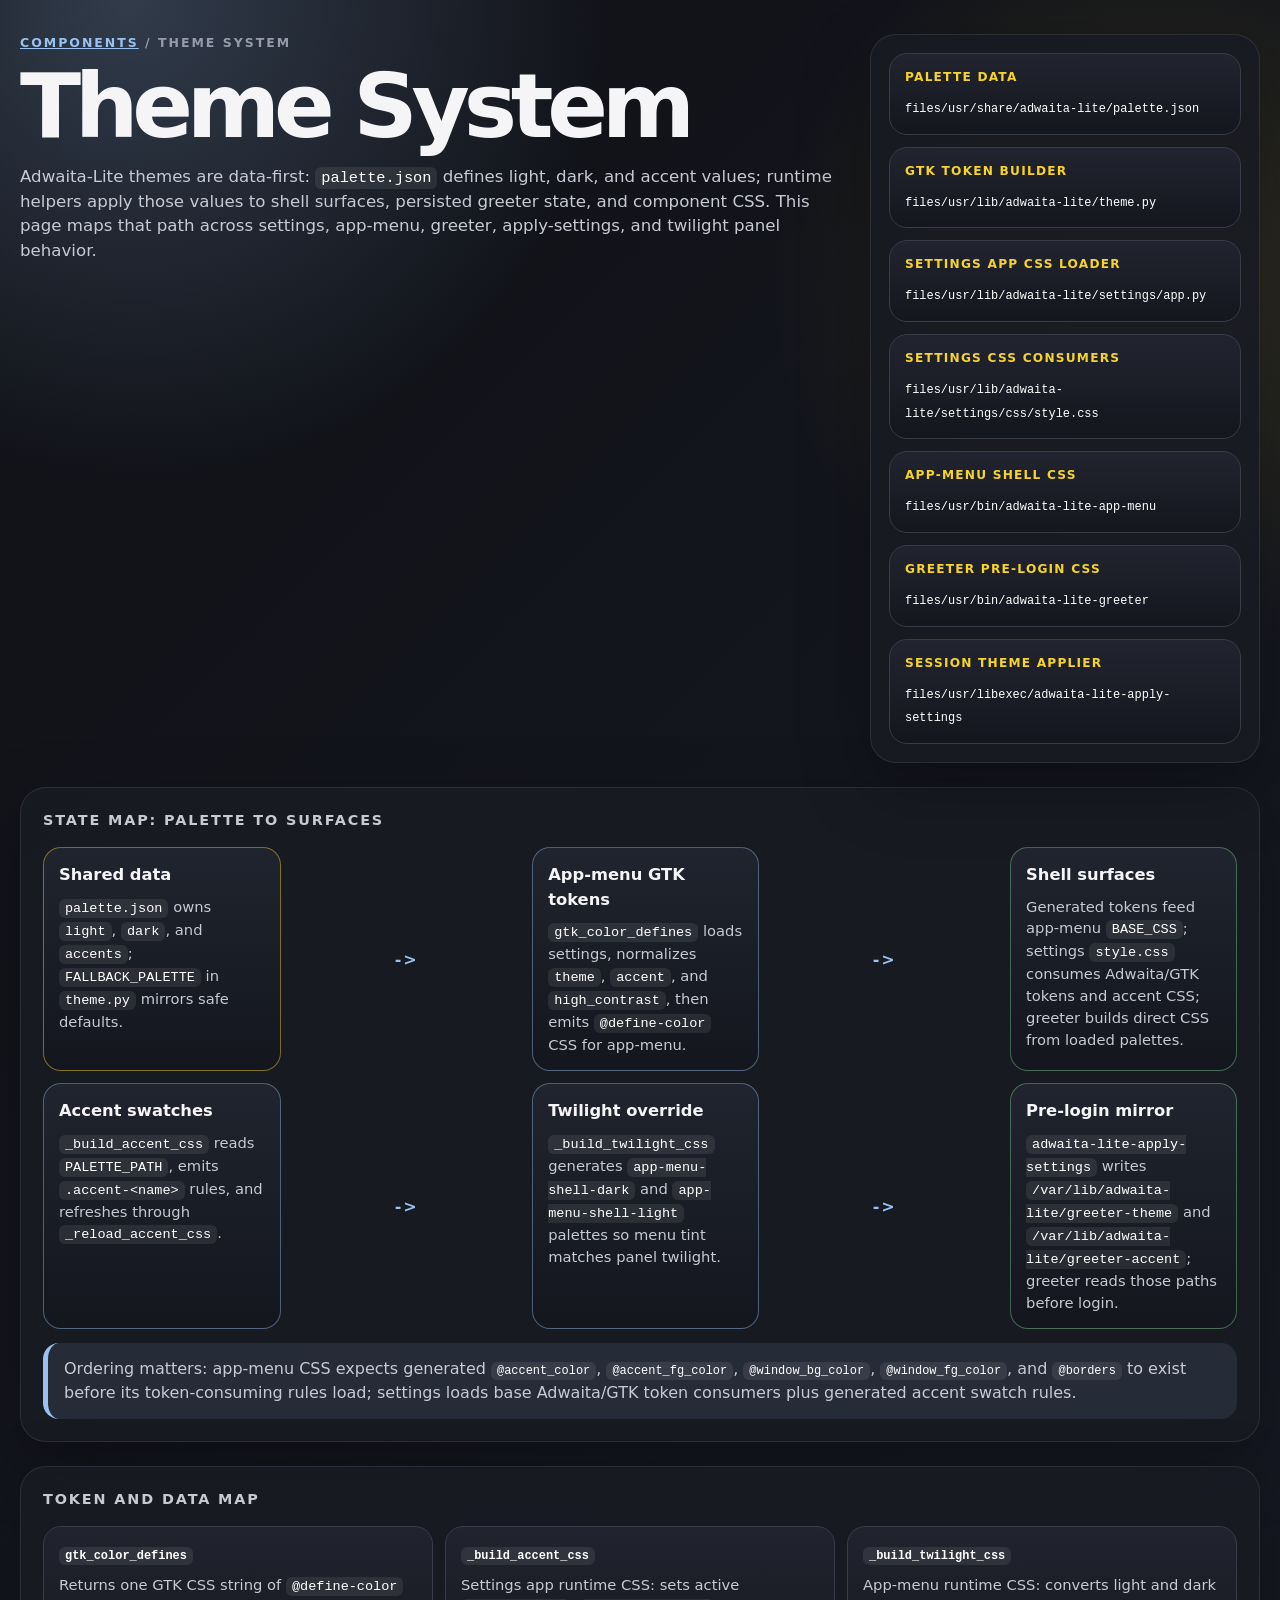
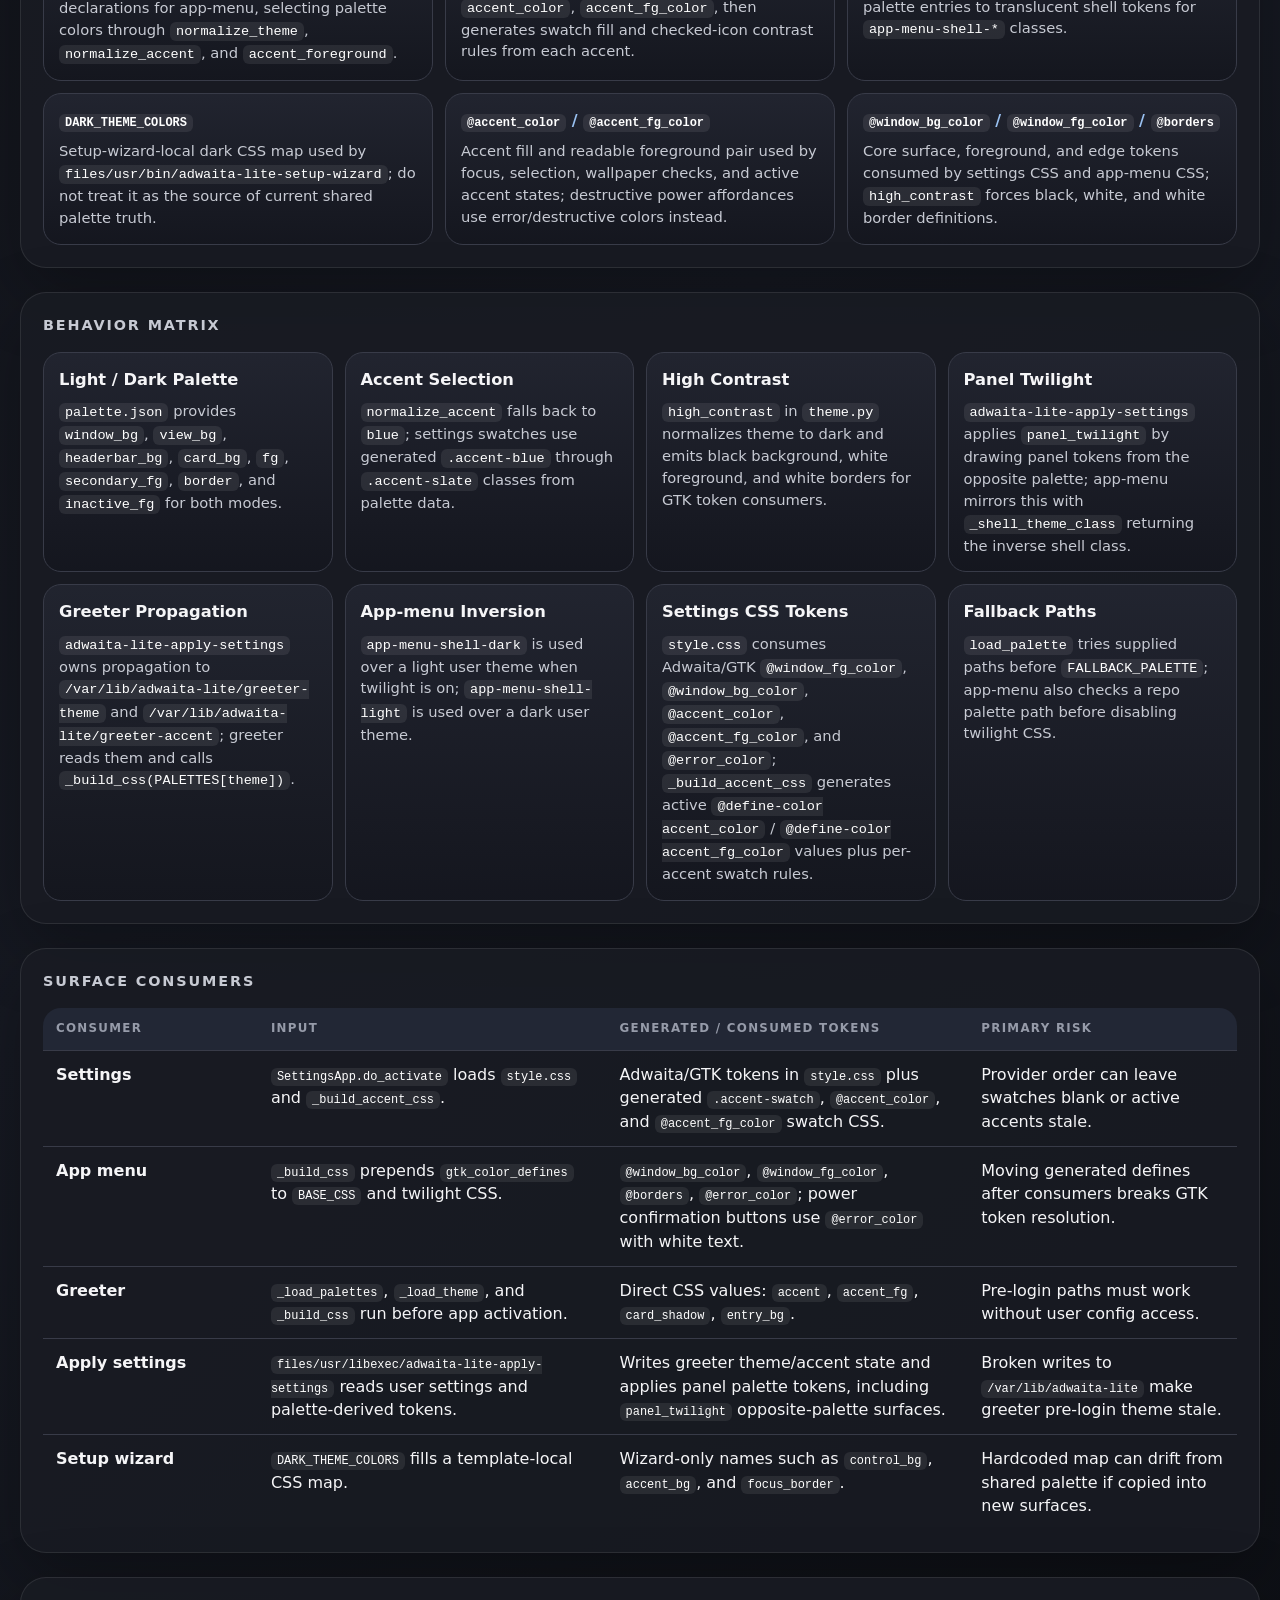
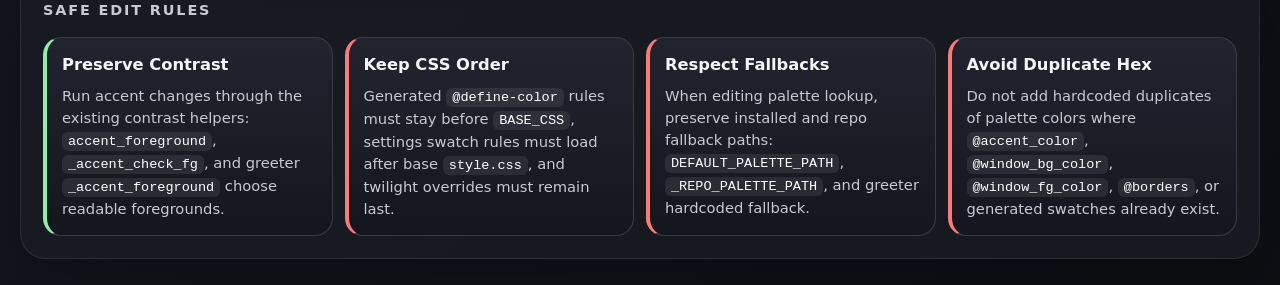
<file: docs/components/theme-system.html>
<!doctype html>
<html lang="en">
<head>
  <meta charset="utf-8">
  <meta name="viewport" content="width=device-width, initial-scale=1">
  <title>Theme System Component Documentation</title>
  <style>
    :root {
      color-scheme: dark;
      font-family: Inter, ui-sans-serif, system-ui, -apple-system, BlinkMacSystemFont, "Segoe UI", sans-serif;
      --bg: #101116;
      --panel: #191b23;
      --panel-2: #222530;
      --line: #383b48;
      --text: #f5f5f7;
      --muted: #c7cad3;
      --soft: #969ba9;
      --accent: #99c1f1;
      --accent-2: #f6d32d;
      --ok: #8ff0a4;
      --danger: #ff7b72;
    }

    * { box-sizing: border-box; }

    body {
      margin: 0;
      background:
        radial-gradient(circle at 10% 0%, rgba(153, 193, 241, 0.24), transparent 30rem),
        radial-gradient(circle at 90% 8%, rgba(246, 211, 45, 0.13), transparent 24rem),
        linear-gradient(135deg, #101116 0%, #161922 55%, #0d0f14 100%);
      color: var(--text);
      line-height: 1.48;
    }

    main {
      width: min(1240px, calc(100% - 40px));
      margin: 0 auto;
      padding: 34px 0 64px;
    }

    a { color: var(--accent); }
    p { margin: 0; }
    h1, h2, h3 { margin: 0; }

    code {
      padding: 2px 6px;
      border-radius: 6px;
      background: rgba(255, 255, 255, 0.08);
      color: #fff;
      font-size: 0.92em;
    }

    header {
      display: grid;
      grid-template-columns: minmax(0, 1fr) 390px;
      gap: 24px;
      align-items: stretch;
      margin-bottom: 24px;
    }

    .eyebrow {
      margin: 0 0 14px;
      color: var(--soft);
      font-size: 0.78rem;
      font-weight: 800;
      letter-spacing: 0.16em;
      text-transform: uppercase;
    }

    h1 {
      font-size: clamp(2.4rem, 7vw, 5.8rem);
      line-height: 0.9;
      letter-spacing: -0.07em;
    }

    h2 {
      margin-bottom: 16px;
      color: var(--muted);
      font-size: 0.9rem;
      letter-spacing: 0.13em;
      text-transform: uppercase;
    }

    h3 { margin-bottom: 8px; font-size: 1.02rem; }

    .lede {
      max-width: 820px;
      margin-top: 18px;
      color: var(--muted);
      font-size: 1.04rem;
    }

    .source-map,
    section {
      border: 1px solid rgba(255, 255, 255, 0.09);
      border-radius: 26px;
      background: rgba(25, 27, 35, 0.9);
      box-shadow: 0 24px 70px rgba(0, 0, 0, 0.28);
    }

    .source-map {
      display: grid;
      gap: 12px;
      padding: 18px;
      align-content: start;
    }

    .source-card,
    .state-card,
    .safe-card,
    .behavior-card,
    .token-card {
      padding: 15px;
      border: 1px solid var(--line);
      border-radius: 18px;
      background: linear-gradient(180deg, rgba(34, 37, 48, 0.92), rgba(20, 22, 30, 0.92));
    }

    .source-card b {
      display: block;
      margin-bottom: 8px;
      color: var(--accent-2);
      font-size: 0.76rem;
      letter-spacing: 0.1em;
      text-transform: uppercase;
    }

    .source-card code {
      display: inline;
      overflow-wrap: anywhere;
      background: transparent;
      padding: 0;
    }

    section { margin-top: 24px; padding: 22px; }

    .state-map {
      display: grid;
      grid-template-columns: 1.05fr 1fr 1fr 1fr 1fr;
      gap: 12px;
      align-items: stretch;
    }

    .state-card.source { border-color: rgba(246, 211, 45, 0.45); }
    .state-card.generated { border-color: rgba(153, 193, 241, 0.42); }
    .state-card.surface { border-color: rgba(143, 240, 164, 0.36); }

    .state-card p,
    .safe-card p,
    .behavior-card p,
    .token-card p {
      color: var(--muted);
      font-size: 0.92rem;
    }

    .arrow {
      align-self: center;
      justify-self: center;
      color: var(--accent);
      font-weight: 900;
      letter-spacing: 0.12em;
    }

    .component-grid,
    .safe-edit {
      display: grid;
      grid-template-columns: repeat(4, minmax(0, 1fr));
      gap: 12px;
    }

    .token-grid {
      display: grid;
      grid-template-columns: repeat(3, minmax(0, 1fr));
      gap: 12px;
    }

    .token-card strong {
      display: block;
      margin-bottom: 8px;
      color: var(--accent);
    }

    table {
      width: 100%;
      border-collapse: collapse;
      overflow: hidden;
      border-radius: 18px;
    }

    th, td {
      padding: 12px 13px;
      border-bottom: 1px solid var(--line);
      text-align: left;
      vertical-align: top;
    }

    th {
      background: #222735;
      color: var(--soft);
      font-size: 0.74rem;
      letter-spacing: 0.11em;
      text-transform: uppercase;
    }

    tr:last-child td { border-bottom: 0; }
    td:first-child { width: 18%; font-weight: 800; }

    .density-note {
      margin-top: 14px;
      padding: 14px 16px;
      border-left: 5px solid var(--accent);
      border-radius: 16px;
      background: rgba(153, 193, 241, 0.1);
      color: var(--muted);
    }

    .safe-card { border-left: 4px solid var(--danger); }
    .safe-card.ok { border-left-color: var(--ok); }

    @media (max-width: 980px) {
      header { grid-template-columns: 1fr; }
      .state-map,
      .component-grid,
      .safe-edit,
      .token-grid { grid-template-columns: repeat(2, minmax(0, 1fr)); }
      .arrow { display: none; }
    }

    @media (max-width: 640px) {
      main { width: min(100% - 24px, 1240px); padding-top: 24px; }
      section, .source-map { padding: 16px; border-radius: 20px; }
      .state-map,
      .component-grid,
      .safe-edit,
      .token-grid { grid-template-columns: 1fr; }
      table, thead, tbody, tr, th, td { display: block; }
      thead { display: none; }
      tr { padding: 12px 0; border-bottom: 1px solid var(--line); }
      tr:last-child { border-bottom: 0; }
      td { padding: 4px 0; border: 0; }
      td::before {
        content: attr(data-label);
        display: block;
        color: var(--soft);
        font-size: 0.7rem;
        font-weight: 800;
        letter-spacing: 0.1em;
        text-transform: uppercase;
      }
      td:first-child { width: auto; }
    }
  </style>
</head>
<body>
<main>
  <header>
    <div>
      <p class="eyebrow"><a href="index.html">Components</a> / Theme System</p>
      <h1>Theme System</h1>
      <p class="lede">Adwaita-Lite themes are data-first: <code>palette.json</code> defines light, dark, and accent values; runtime helpers apply those values to shell surfaces, persisted greeter state, and component CSS. This page maps that path across settings, app-menu, greeter, apply-settings, and twilight panel behavior.</p>
    </div>
    <aside class="source-map" aria-label="Theme system source map">
      <article class="source-card"><b>Palette data</b><code>files/usr/share/adwaita-lite/palette.json</code></article>
      <article class="source-card"><b>GTK token builder</b><code>files/usr/lib/adwaita-lite/theme.py</code></article>
      <article class="source-card"><b>Settings app CSS loader</b><code>files/usr/lib/adwaita-lite/settings/app.py</code></article>
      <article class="source-card"><b>Settings CSS consumers</b><code>files/usr/lib/adwaita-lite/settings/css/style.css</code></article>
      <article class="source-card"><b>App-menu shell CSS</b><code>files/usr/bin/adwaita-lite-app-menu</code></article>
      <article class="source-card"><b>Greeter pre-login CSS</b><code>files/usr/bin/adwaita-lite-greeter</code></article>
      <article class="source-card"><b>Session theme applier</b><code>files/usr/libexec/adwaita-lite-apply-settings</code></article>
    </aside>
  </header>

  <section aria-labelledby="state-title">
    <h2 id="state-title">State Map: Palette To Surfaces</h2>
    <div class="state-map" aria-label="Theme token relationship diagram">
      <article class="state-card source"><h3>Shared data</h3><p><code>palette.json</code> owns <code>light</code>, <code>dark</code>, and <code>accents</code>; <code>FALLBACK_PALETTE</code> in <code>theme.py</code> mirrors safe defaults.</p></article>
      <div class="arrow">-&gt;</div>
      <article class="state-card generated"><h3>App-menu GTK tokens</h3><p><code>gtk_color_defines</code> loads settings, normalizes <code>theme</code>, <code>accent</code>, and <code>high_contrast</code>, then emits <code>@define-color</code> CSS for app-menu.</p></article>
      <div class="arrow">-&gt;</div>
      <article class="state-card surface"><h3>Shell surfaces</h3><p>Generated tokens feed app-menu <code>BASE_CSS</code>; settings <code>style.css</code> consumes Adwaita/GTK tokens and accent CSS; greeter builds direct CSS from loaded palettes.</p></article>
      <article class="state-card generated"><h3>Accent swatches</h3><p><code>_build_accent_css</code> reads <code>PALETTE_PATH</code>, emits <code>.accent-&lt;name&gt;</code> rules, and refreshes through <code>_reload_accent_css</code>.</p></article>
      <div class="arrow">-&gt;</div>
      <article class="state-card generated"><h3>Twilight override</h3><p><code>_build_twilight_css</code> generates <code>app-menu-shell-dark</code> and <code>app-menu-shell-light</code> palettes so menu tint matches panel twilight.</p></article>
      <div class="arrow">-&gt;</div>
      <article class="state-card surface"><h3>Pre-login mirror</h3><p><code>adwaita-lite-apply-settings</code> writes <code>/var/lib/adwaita-lite/greeter-theme</code> and <code>/var/lib/adwaita-lite/greeter-accent</code>; greeter reads those paths before login.</p></article>
    </div>
    <p class="density-note">Ordering matters: app-menu CSS expects generated <code>@accent_color</code>, <code>@accent_fg_color</code>, <code>@window_bg_color</code>, <code>@window_fg_color</code>, and <code>@borders</code> to exist before its token-consuming rules load; settings loads base Adwaita/GTK token consumers plus generated accent swatch rules.</p>
  </section>

  <section aria-labelledby="token-title">
    <h2 id="token-title">Token And Data Map</h2>
    <div class="token-grid">
      <article class="token-card"><strong><code>gtk_color_defines</code></strong><p>Returns one GTK CSS string of <code>@define-color</code> declarations for app-menu, selecting palette colors through <code>normalize_theme</code>, <code>normalize_accent</code>, and <code>accent_foreground</code>.</p></article>
      <article class="token-card"><strong><code>_build_accent_css</code></strong><p>Settings app runtime CSS: sets active <code>accent_color</code>, <code>accent_fg_color</code>, then generates swatch fill and checked-icon contrast rules from each accent.</p></article>
      <article class="token-card"><strong><code>_build_twilight_css</code></strong><p>App-menu runtime CSS: converts light and dark palette entries to translucent shell tokens for <code>app-menu-shell-*</code> classes.</p></article>
      <article class="token-card"><strong><code>DARK_THEME_COLORS</code></strong><p>Setup-wizard-local dark CSS map used by <code>files/usr/bin/adwaita-lite-setup-wizard</code>; do not treat it as the source of current shared palette truth.</p></article>
      <article class="token-card"><strong><code>@accent_color</code> / <code>@accent_fg_color</code></strong><p>Accent fill and readable foreground pair used by focus, selection, wallpaper checks, and active accent states; destructive power affordances use error/destructive colors instead.</p></article>
      <article class="token-card"><strong><code>@window_bg_color</code> / <code>@window_fg_color</code> / <code>@borders</code></strong><p>Core surface, foreground, and edge tokens consumed by settings CSS and app-menu CSS; <code>high_contrast</code> forces black, white, and white border definitions.</p></article>
    </div>
  </section>

  <section aria-labelledby="behavior-title">
    <h2 id="behavior-title">Behavior Matrix</h2>
    <div class="component-grid" aria-label="Theme behavior coverage">
      <article class="behavior-card"><h3>Light / Dark Palette</h3><p><code>palette.json</code> provides <code>window_bg</code>, <code>view_bg</code>, <code>headerbar_bg</code>, <code>card_bg</code>, <code>fg</code>, <code>secondary_fg</code>, <code>border</code>, and <code>inactive_fg</code> for both modes.</p></article>
      <article class="behavior-card"><h3>Accent Selection</h3><p><code>normalize_accent</code> falls back to <code>blue</code>; settings swatches use generated <code>.accent-blue</code> through <code>.accent-slate</code> classes from palette data.</p></article>
      <article class="behavior-card"><h3>High Contrast</h3><p><code>high_contrast</code> in <code>theme.py</code> normalizes theme to dark and emits black background, white foreground, and white borders for GTK token consumers.</p></article>
      <article class="behavior-card"><h3>Panel Twilight</h3><p><code>adwaita-lite-apply-settings</code> applies <code>panel_twilight</code> by drawing panel tokens from the opposite palette; app-menu mirrors this with <code>_shell_theme_class</code> returning the inverse shell class.</p></article>
      <article class="behavior-card"><h3>Greeter Propagation</h3><p><code>adwaita-lite-apply-settings</code> owns propagation to <code>/var/lib/adwaita-lite/greeter-theme</code> and <code>/var/lib/adwaita-lite/greeter-accent</code>; greeter reads them and calls <code>_build_css(PALETTES[theme])</code>.</p></article>
      <article class="behavior-card"><h3>App-menu Inversion</h3><p><code>app-menu-shell-dark</code> is used over a light user theme when twilight is on; <code>app-menu-shell-light</code> is used over a dark user theme.</p></article>
      <article class="behavior-card"><h3>Settings CSS Tokens</h3><p><code>style.css</code> consumes Adwaita/GTK <code>@window_fg_color</code>, <code>@window_bg_color</code>, <code>@accent_color</code>, <code>@accent_fg_color</code>, and <code>@error_color</code>; <code>_build_accent_css</code> generates active <code>@define-color accent_color</code> / <code>@define-color accent_fg_color</code> values plus per-accent swatch rules.</p></article>
      <article class="behavior-card"><h3>Fallback Paths</h3><p><code>load_palette</code> tries supplied paths before <code>FALLBACK_PALETTE</code>; app-menu also checks a repo palette path before disabling twilight CSS.</p></article>
    </div>
  </section>

  <section aria-labelledby="surface-title">
    <h2 id="surface-title">Surface Consumers</h2>
    <table>
      <thead><tr><th>Consumer</th><th>Input</th><th>Generated / Consumed Tokens</th><th>Primary Risk</th></tr></thead>
      <tbody>
        <tr><td data-label="Consumer">Settings</td><td data-label="Input"><code>SettingsApp.do_activate</code> loads <code>style.css</code> and <code>_build_accent_css</code>.</td><td data-label="Generated / Consumed Tokens">Adwaita/GTK tokens in <code>style.css</code> plus generated <code>.accent-swatch</code>, <code>@accent_color</code>, and <code>@accent_fg_color</code> swatch CSS.</td><td data-label="Primary Risk">Provider order can leave swatches blank or active accents stale.</td></tr>
        <tr><td data-label="Consumer">App menu</td><td data-label="Input"><code>_build_css</code> prepends <code>gtk_color_defines</code> to <code>BASE_CSS</code> and twilight CSS.</td><td data-label="Generated / Consumed Tokens"><code>@window_bg_color</code>, <code>@window_fg_color</code>, <code>@borders</code>, <code>@error_color</code>; power confirmation buttons use <code>@error_color</code> with white text.</td><td data-label="Primary Risk">Moving generated defines after consumers breaks GTK token resolution.</td></tr>
        <tr><td data-label="Consumer">Greeter</td><td data-label="Input"><code>_load_palettes</code>, <code>_load_theme</code>, and <code>_build_css</code> run before app activation.</td><td data-label="Generated / Consumed Tokens">Direct CSS values: <code>accent</code>, <code>accent_fg</code>, <code>card_shadow</code>, <code>entry_bg</code>.</td><td data-label="Primary Risk">Pre-login paths must work without user config access.</td></tr>
        <tr><td data-label="Consumer">Apply settings</td><td data-label="Input"><code>files/usr/libexec/adwaita-lite-apply-settings</code> reads user settings and palette-derived tokens.</td><td data-label="Generated / Consumed Tokens">Writes greeter theme/accent state and applies panel palette tokens, including <code>panel_twilight</code> opposite-palette surfaces.</td><td data-label="Primary Risk">Broken writes to <code>/var/lib/adwaita-lite</code> make greeter pre-login theme stale.</td></tr>
        <tr><td data-label="Consumer">Setup wizard</td><td data-label="Input"><code>DARK_THEME_COLORS</code> fills a template-local CSS map.</td><td data-label="Generated / Consumed Tokens">Wizard-only names such as <code>control_bg</code>, <code>accent_bg</code>, and <code>focus_border</code>.</td><td data-label="Primary Risk">Hardcoded map can drift from shared palette if copied into new surfaces.</td></tr>
      </tbody>
    </table>
  </section>

  <section aria-labelledby="safe-title">
    <h2 id="safe-title">Safe Edit Rules</h2>
    <div class="safe-edit" aria-label="Safe theme edits">
      <article class="safe-card ok"><h3>Preserve Contrast</h3><p>Run accent changes through the existing contrast helpers: <code>accent_foreground</code>, <code>_accent_check_fg</code>, and greeter <code>_accent_foreground</code> choose readable foregrounds.</p></article>
      <article class="safe-card"><h3>Keep CSS Order</h3><p>Generated <code>@define-color</code> rules must stay before <code>BASE_CSS</code>, settings swatch rules must load after base <code>style.css</code>, and twilight overrides must remain last.</p></article>
      <article class="safe-card"><h3>Respect Fallbacks</h3><p>When editing palette lookup, preserve installed and repo fallback paths: <code>DEFAULT_PALETTE_PATH</code>, <code>_REPO_PALETTE_PATH</code>, and greeter hardcoded fallback.</p></article>
      <article class="safe-card"><h3>Avoid Duplicate Hex</h3><p>Do not add hardcoded duplicates of palette colors where <code>@accent_color</code>, <code>@window_bg_color</code>, <code>@window_fg_color</code>, <code>@borders</code>, or generated swatches already exist.</p></article>
    </div>
  </section>
</main>
</body>
</html>
</file>
